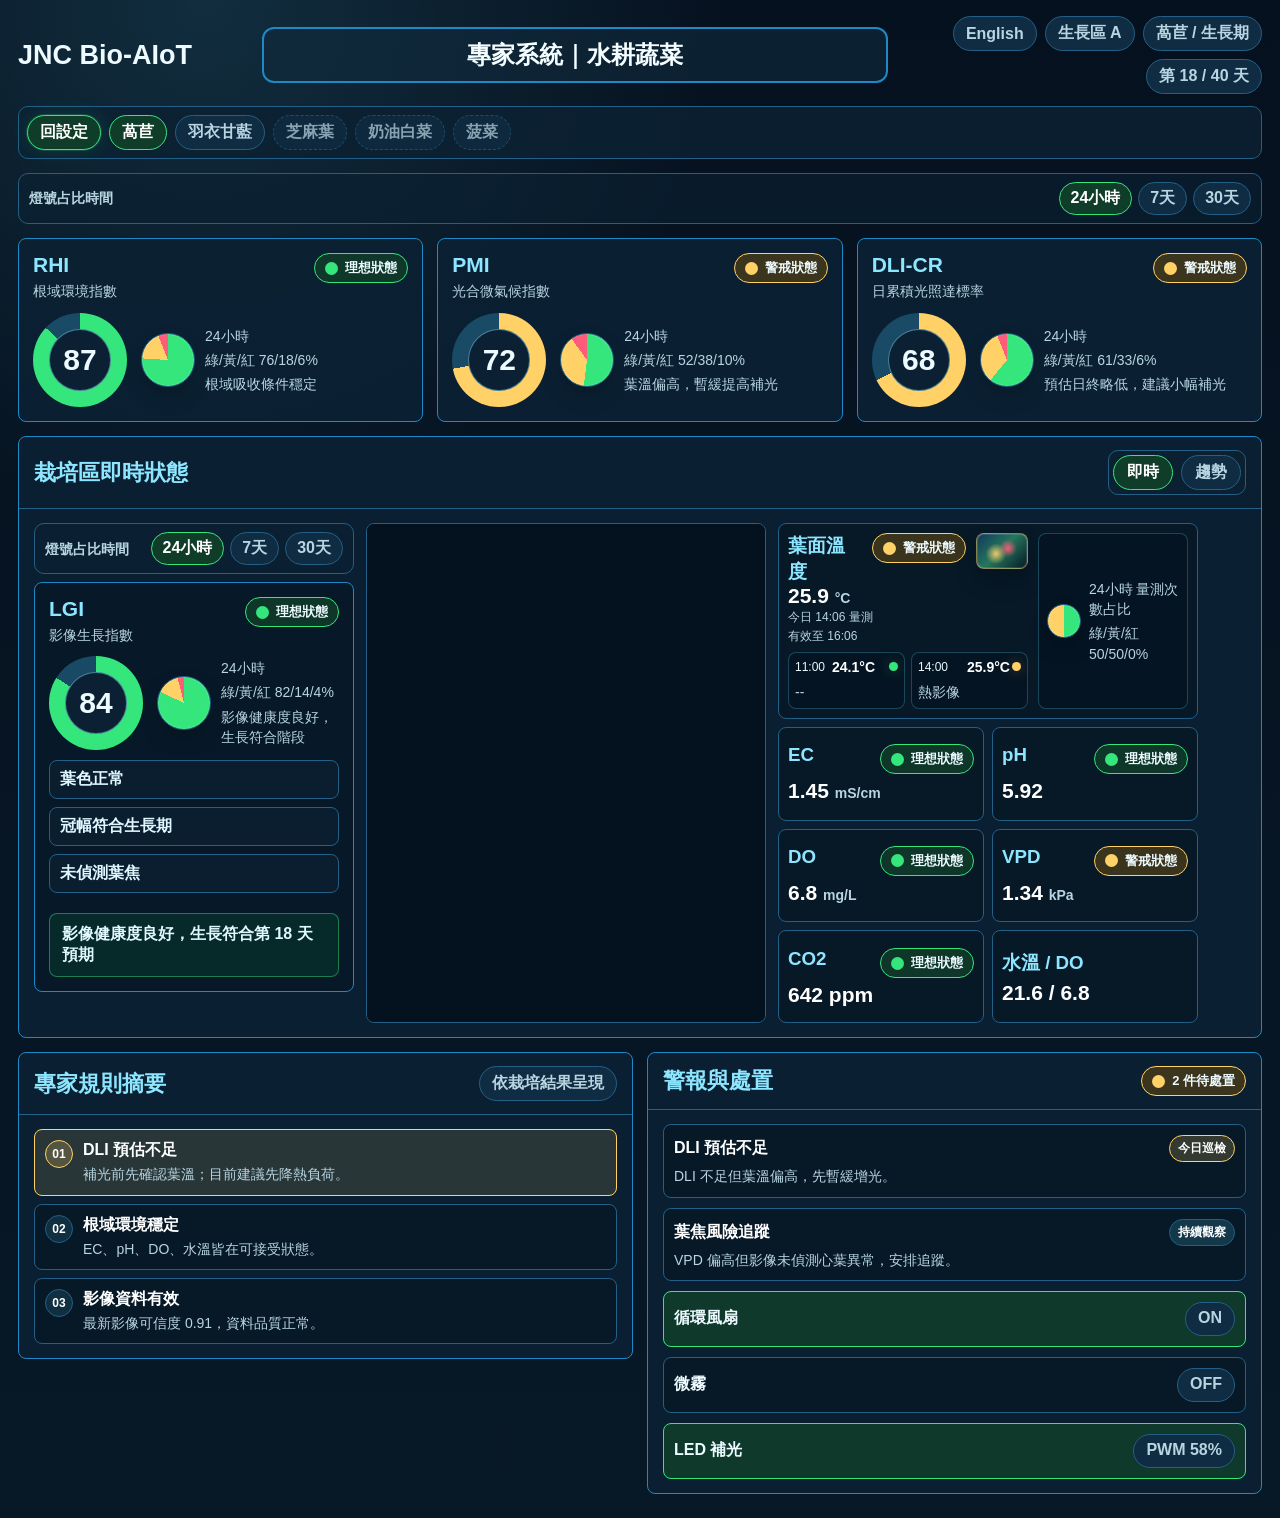
<file: lettuce/desktop/index.html>
<!doctype html>
<html lang="zh-Hant">
<head>
  <meta charset="utf-8">
  <meta name="viewport" content="width=device-width, initial-scale=1">
  <title>專家系統｜水耕蔬菜 - 概念 UI v1</title>
  <style>
    :root {
      --bg: #06111f;
      --panel: #0b2133;
      --panel2: #071827;
      --line: #1e89c5;
      --line-soft: #235f86;
      --text: #edfaff;
      --muted: #b8d5e2;
      --cyan: #55dcff;
      --green: #35e67d;
      --yellow: #ffd166;
      --red: #ff5b7a;
      --leaf: #87d957;
      --water: #45c7f4;
    }
    * { box-sizing: border-box; }
    body {
      margin: 0;
      min-height: 100vh;
      color: var(--text);
      background:
        radial-gradient(circle at 16% 0%, rgba(85, 220, 255, .14), transparent 28%),
        linear-gradient(180deg, #06111f 0%, #071827 100%);
      font-family: "Microsoft JhengHei", "Noto Sans TC", Arial, sans-serif;
    }
    body.splitConcept #deviceBtn { display: none; }
    body.mobilePreview { background: linear-gradient(90deg, #040b13, #071827, #040b13); }
    button { font: inherit; color: inherit; }
    .shell { width: min(1440px, 100%); margin: 0 auto; padding: 16px 18px 24px; }
    body.mobilePreview .shell {
      width: min(390px, calc(100% - 48px));
      min-height: calc(100vh - 24px);
      margin: 12px auto;
      padding: 12px 12px 86px;
      border: 1px solid rgba(85, 220, 255, .38);
      border-radius: 24px;
      background: #07111f;
      box-shadow: 0 24px 80px rgba(0, 0, 0, .42);
      overflow: hidden;
    }
    .top {
      display: grid;
      grid-template-columns: 230px minmax(420px, 1fr) 360px;
      gap: 14px;
      align-items: center;
      margin-bottom: 12px;
    }
    .brand { font-size: 27px; font-weight: 900; }
    .title {
      justify-self: center;
      width: min(760px, 100%);
      border: 2px solid var(--line);
      border-radius: 12px;
      padding: 10px 18px;
      color: #f4fdff;
      text-align: center;
      font-size: 24px;
      font-weight: 900;
      background: rgba(16, 43, 60, .6);
    }
    .meta { display: flex; justify-content: flex-end; gap: 8px; flex-wrap: wrap; }
    .pill, .seg button, .toolButton, .tab, .mobileTab {
      min-height: 34px;
      border: 1px solid var(--line-soft);
      border-radius: 999px;
      padding: 6px 12px;
      color: var(--muted);
      background: #102c43;
      font-weight: 800;
      white-space: nowrap;
    }
    .toolButton, .seg button, .tab, .mobileTab { cursor: pointer; }
    .toolButton.active, .seg button.active, .tab.active, .mobileTab.active {
      color: #fff;
      border-color: var(--green);
      background: #103d2a;
    }
    .seg button.placeholder {
      opacity: .72;
      border-style: dashed;
      cursor: default;
    }
    .seg .settingsShortcut {
      color: #fff;
      border-color: var(--green);
      background: #103d2a;
      box-shadow: 0 0 0 1px rgba(53, 230, 125, .18), 0 0 20px rgba(53, 230, 125, .14);
    }
    .seg {
      display: flex;
      flex-wrap: wrap;
      gap: 8px;
      padding: 8px;
      margin-bottom: 14px;
      border: 1px solid var(--line-soft);
      border-radius: 10px;
      background: rgba(11, 33, 51, .82);
      overflow: visible;
    }
    .viewSeg {
      flex: 0 0 auto;
      margin-bottom: 0;
      padding: 4px;
      overflow: visible;
      white-space: nowrap;
    }
    .viewSeg button {
      min-height: 34px;
      padding: 6px 13px;
    }
    .ratioToolbar {
      display: flex;
      justify-content: space-between;
      align-items: center;
      gap: 10px;
      margin-bottom: 14px;
      padding: 8px 10px;
      border: 1px solid var(--line-soft);
      border-radius: 10px;
      background: rgba(11, 33, 51, .62);
    }
    .ratioToolbar .muted { font-weight: 800; }
    .windowSwitch { display: flex; gap: 6px; overflow-x: auto; }
    .windowSwitch button { min-height: 32px; border: 1px solid var(--line-soft); border-radius: 999px; padding: 5px 11px; color: var(--muted); background: #102c43; font-weight: 800; white-space: nowrap; cursor: pointer; }
    .windowSwitch button.active { color: #fff; border-color: var(--green); background: #103d2a; }
    .grid { display: grid; gap: 14px; }
    .overview { grid-template-columns: repeat(3, minmax(0, 1fr)); }
    .main { grid-template-columns: 1fr; align-items: stretch; }
    .bottomGrid { grid-template-columns: minmax(0, 1fr) minmax(0, 1fr); align-items: start; margin-top: 14px; }
    .panel, .card {
      min-width: 0;
      border: 1px solid var(--line);
      border-radius: 8px;
      background: rgba(11, 33, 51, .95);
      overflow: hidden;
    }
    .card { padding: 14px; display: grid; gap: 12px; }
    .panelHead {
      display: flex;
      justify-content: space-between;
      gap: 12px;
      align-items: center;
      padding: 13px 15px;
      border-bottom: 1px solid var(--line-soft);
    }
    .panelHead h2 {
      min-width: 0;
      font-size: clamp(18px, 1.7vw, 24px);
      line-height: 1.2;
      white-space: nowrap;
    }
    .panelHead .light,
    .panelHead .pill {
      flex: 0 0 auto;
    }
    .panelBody { padding: 14px 15px; }
    h1, h2, h3, p { margin: 0; }
    h2, h3 { color: #8de6ff; letter-spacing: 0; }
    .muted { color: var(--muted); font-size: 14px; line-height: 1.45; }
    .indexCard .head, .paramCard .head {
      display: flex;
      justify-content: space-between;
      gap: 10px;
      align-items: flex-start;
    }
    .indexName { display: grid; gap: 4px; min-width: 0; }
    .indexName strong { color: #8de6ff; font-size: 21px; }
    .light {
      display: inline-flex;
      align-items: center;
      gap: 7px;
      width: fit-content;
      max-width: 100%;
      flex-shrink: 0;
      min-height: 30px;
      border: 1px solid var(--line-soft);
      border-radius: 999px;
      padding: 5px 10px;
      font-size: 13px;
      font-weight: 900;
    }
    .dot { width: 13px; height: 13px; border-radius: 50%; display: inline-block; background: var(--green); }
    .green { border-color: var(--green); background: rgba(16, 61, 42, .82); }
    .yellow { border-color: var(--yellow); background: rgba(66, 56, 27, .88); }
    .red { border-color: var(--red); background: rgba(61, 20, 34, .88); }
    .yellow .dot { background: var(--yellow); }
    .red .dot { background: var(--red); }
    .scoreRow { display: grid; grid-template-columns: 94px minmax(0, 1fr); gap: 14px; align-items: center; }
    .ring {
      --pct: 88%;
      --ring: var(--green);
      width: 94px;
      aspect-ratio: 1;
      border-radius: 50%;
      display: grid;
      place-items: center;
      position: relative;
      background: conic-gradient(var(--ring) var(--pct), rgba(25, 77, 105, .95) 0);
    }
    .ring::after {
      content: "";
      position: absolute;
      inset: 16px;
      border-radius: 50%;
      background: var(--panel);
      border: 1px solid rgba(141, 230, 255, .48);
    }
    .ring b { position: relative; z-index: 1; font-size: 30px; line-height: 1; }
    .ring.yellowRing { --ring: var(--yellow); }
    .ring.redRing { --ring: var(--red); }
    .ratio { display: grid; gap: 7px; }
    .ratioWrap {
      display: grid;
      grid-template-columns: 54px minmax(0, 1fr);
      gap: 10px;
      align-items: center;
    }
    .ratioPie {
      width: 54px;
      aspect-ratio: 1;
      border-radius: 50%;
      border: 1px solid var(--line-soft);
      background: conic-gradient(
        var(--green) 0deg var(--green-deg),
        var(--yellow) var(--green-deg) var(--yellow-deg),
        var(--red) var(--yellow-deg) 360deg
      );
      box-shadow: inset 0 0 0 1px rgba(255,255,255,.12), 0 10px 20px rgba(0,0,0,.18);
    }
    .ratioText {
      min-width: 0;
      display: grid;
      gap: 4px;
    }
    .paramGrid { grid-template-columns: repeat(5, minmax(0, 1fr)); }
    .liveReadings { display: grid; grid-template-columns: repeat(2, minmax(0, 1fr)); grid-template-rows: auto repeat(3, minmax(0, 1fr)); gap: 8px; align-content: stretch; height: 100%; }
    .paramCard {
      padding: 9px;
      display: grid;
      gap: 6px;
      align-content: center;
      background: var(--panel2);
      border: 1px solid var(--line-soft);
      border-radius: 8px;
    }
    .paramValue { font-size: 21px; font-weight: 900; color: #fff; line-height: 1; }
    .leafTempCard { grid-column: 1 / -1; align-content: start; gap: 8px; min-height: 132px; }
    .leafTempTop { display: grid; grid-template-columns: minmax(0, 1fr) auto; gap: 10px; align-items: start; }
    .leafTempBody { display: grid; grid-template-columns: minmax(230px, 1fr) 150px; gap: 10px; align-items: stretch; }
    .leafTempMain { display: grid; gap: 8px; min-width: 0; }
    .leafMeta { display: grid; gap: 3px; color: var(--muted); font-size: 12px; line-height: 1.35; }
    .measureRows { display: grid; grid-template-columns: repeat(2, minmax(0, 1fr)); gap: 6px; }
    .measureRow { display: grid; grid-template-columns: auto minmax(0, 1fr) auto; gap: 7px; align-items: center; min-width: 0; border: 1px solid rgba(85, 220, 255, .25); border-radius: 8px; padding: 6px; background: rgba(4, 17, 30, .42); font-size: 12px; }
    .measureRow strong { color: #fff; font-size: 14px; }
    .miniDot { width: 9px; height: 9px; border-radius: 50%; background: var(--green); box-shadow: 0 0 14px rgba(53,230,125,.34); }
    .miniDot.yellow { background: var(--yellow); box-shadow: 0 0 14px rgba(255,209,102,.34); }
    .miniDot.red { background: var(--red); box-shadow: 0 0 14px rgba(255,91,122,.34); }
    .thermalThumb { width: 52px; height: 36px; border-radius: 8px; border: 1px solid rgba(255, 209, 102, .48); background: radial-gradient(circle at 62% 42%, rgba(255,91,122,.95), transparent 24%), radial-gradient(circle at 38% 58%, rgba(255,209,102,.9), transparent 28%), linear-gradient(135deg, #11395d, #26765c 48%, #061827); box-shadow: inset 0 0 0 1px rgba(255,255,255,.12), 0 12px 22px rgba(0,0,0,.2); }
    .leafTempRatio { display: grid; grid-template-columns: 34px minmax(0, 1fr); gap: 8px; align-items: center; align-content: center; border: 1px solid rgba(85, 220, 255, .25); border-radius: 8px; padding: 8px; background: rgba(4,17,30,.35); }
    .leafTempRatio .ratioPie { width: 34px; }
    .chartGrid { grid-template-columns: repeat(2, minmax(0, 1fr)); }
    .chart {
      width: 100%;
      height: 230px;
      display: block;
      border: 1px solid var(--line-soft);
      border-radius: 8px;
      background: var(--panel2);
    }
    .chart.hidden { display: none; }
    .leafTempTrend { min-height: 230px; border: 1px solid var(--line-soft); border-radius: 8px; padding: 12px; background: var(--panel2); display: grid; gap: 10px; align-content: start; }
    .leafTempTrend.hidden { display: none; }
    .recordGrid { display: grid; grid-template-columns: repeat(2, minmax(0, 1fr)); gap: 8px; }
    .dotHistory { display: grid; grid-template-columns: repeat(7, minmax(0, 1fr)); gap: 6px; }
    .dayDot { display: grid; place-items: center; min-height: 34px; border: 1px solid rgba(85,220,255,.25); border-radius: 8px; background: rgba(4,17,30,.38); color: #dff8ff; font-size: 12px; font-weight: 800; }
    .cultivationLayout { display: grid; grid-template-columns: 320px 400px 420px; gap: 12px; align-items: stretch; justify-content: start; }
    .imageColumn { min-width: 0; display: flex; justify-content: flex-start; }
    .lgiColumn { min-width: 0; display: grid; gap: 8px; align-content: start; }
    .lgiRatioToolbar { margin-bottom: 0; }
    .lgiPanel { display: grid; gap: 10px; align-content: start; background: rgba(7, 24, 39, .86); }
    .lgiPanel .visionSummary { grid-template-columns: 1fr; margin-top: 0; }
    .scene {
      width: min(100%, 400px);
      height: auto;
      min-height: 0;
      aspect-ratio: 4 / 5;
      margin: 0;
      border: 1px solid var(--line-soft);
      border-radius: 8px;
      background: #04111e;
      position: relative;
      overflow: hidden;
    }
    .scanVideo {
      position: absolute;
      inset: 0;
      width: 100%;
      height: 100%;
      object-fit: contain;
      opacity: .96;
      filter: saturate(1.08) contrast(1.04);
    }
    .scanVideoFill {
      display: none;
      object-fit: contain;
      opacity: .38;
      filter: blur(24px) saturate(1.16) contrast(1.05);
      transform: scale(1.08);
    }
    .scanVideoMain {
      object-fit: contain;
      object-position: center;
      z-index: 1;
      filter: saturate(1.08) contrast(1.04)
        drop-shadow(0 0 24px rgba(69, 199, 244, .16));
    }
    .scene::after {
      content: "";
      position: absolute;
      z-index: 1;
      inset: 0;
      pointer-events: none;
      background:
        radial-gradient(circle at 50% 50%, transparent 55%, rgba(4, 17, 30, .28) 76%, rgba(4, 17, 30, .58) 100%),
        linear-gradient(90deg, rgba(4, 17, 30, .28), transparent 24%, transparent 76%, rgba(4, 17, 30, .28));
    }
    .node {
      position: absolute;
      z-index: 2;
      display: grid;
      gap: 3px;
      min-width: 106px;
      border: 1px solid rgba(85, 220, 255, .52);
      border-radius: 8px;
      padding: 7px 8px;
      color: var(--muted);
      background: rgba(11, 33, 51, .76);
      backdrop-filter: blur(7px);
      font-size: 12px;
    }
    .node strong { color: #fff; font-size: 15px; }
    .n1 { right: 132px; top: 96px; }
    .n2 { right: 18px; bottom: 92px; }
    .n3 { left: 18px; bottom: 92px; }
    .n4 { left: 18px; bottom: 24px; }
    .n5 { left: 50%; bottom: 24px; transform: translateX(-50%); }
    .sideList { display: grid; gap: 10px; }
    .visionSummary { display: grid; grid-template-columns: repeat(3, minmax(0, 1fr)); gap: 8px; margin-top: 10px; }
    .visionSummary span { border: 1px solid var(--line-soft); border-radius: 8px; padding: 8px 10px; color: #dff8ff; background: rgba(11, 33, 51, .78); font-weight: 800; }
    .growthFusionNote {
      margin-top: 10px;
      border: 1px solid rgba(53, 230, 125, .45);
      border-radius: 8px;
      padding: 10px 12px;
      color: #dff8ff;
      background: rgba(8, 63, 44, .44);
      font-weight: 800;
    }
    .trendToolbar {
      display: flex;
      justify-content: flex-end;
      align-items: center;
      gap: 10px;
      margin-bottom: 12px;
    }
    .trendSelectorGrid {
      display: grid;
      grid-template-columns: repeat(2, minmax(0, 1fr));
      gap: 14px;
      margin-bottom: 12px;
    }
    .trendSelectorGrid .trendToolbar { margin-bottom: 0; }
    .trendToolbar label { color: var(--muted); font-weight: 800; }
    .trendToolbar select {
      min-height: 36px;
      border: 1px solid var(--line-soft);
      border-radius: 999px;
      padding: 6px 14px;
      color: var(--text);
      background: #102c43;
      font: inherit;
      font-weight: 800;
    }
    .item {
      display: grid;
      gap: 4px;
      border: 1px solid var(--line-soft);
      border-radius: 8px;
      background: var(--panel2);
      padding: 10px;
    }
    .item strong { color: #fff; }
    .itemHead { display: flex; justify-content: space-between; align-items: center; gap: 8px; }
    .tier { border: 1px solid var(--line-soft); border-radius: 999px; padding: 4px 8px; color: #fff; font-size: 12px; font-weight: 900; white-space: nowrap; }
    .tier.observe { background: rgba(85, 220, 255, .16); }
    .tier.today { border-color: var(--yellow); background: rgba(255, 209, 102, .18); }
    .tier.now { border-color: var(--red); background: rgba(255, 91, 122, .18); }
    .deviceRow { display: grid; grid-template-columns: minmax(0, 1fr) auto; gap: 10px; align-items: center; border: 1px solid var(--line-soft); border-radius: 8px; padding: 10px; background: var(--panel2); }
    .deviceRow.on { border-color: var(--green); background: #0f3a2b; }
    .ruleGrid { grid-template-columns: 1fr; gap: 8px; }
    .ruleCard { display: grid; grid-template-columns: auto minmax(0, 1fr); gap: 10px; align-items: start; border: 1px solid var(--line-soft); border-radius: 8px; padding: 10px; background: var(--panel2); }
    .ruleCard.warn { border-color: var(--yellow); background: rgba(255, 209, 102, .12); }
    .ruleCard strong { color: #fff; display: block; margin-bottom: 3px; }
    .ruleBadge { display: grid; place-items: center; width: 28px; height: 28px; border-radius: 999px; border: 1px solid var(--line-soft); color: #fff; font-size: 12px; font-weight: 900; background: rgba(85, 220, 255, .12); }
    .ruleCard.warn .ruleBadge { border-color: var(--yellow); background: rgba(255, 209, 102, .2); }
    .mobileLiveAlerts { display: none !important; }
    .hidden { display: none !important; }
    .mobileOnlyPanel { display: none; margin-top: 14px; }
    .mobileTabs { display: none; }
    body.mobilePreview [data-mobile-panel] { display: none; }
    body.mobilePreview [data-mobile-panel].mobileActive { display: grid; }
    body.mobilePreview .panel.mobileActive { display: block; }
    body.mobilePreview .mobileOnlyPanel.mobileActive { display: block; }
    body.mobilePreview .mobileOnlyPanel .liveReadings { height: auto; }
    body.mobilePreview .cultivationLayout > .liveReadings { display: none; }
    body.mobilePreview .mobileLiveAlerts { display: grid !important; gap: 8px; }
    body.mobilePreview .bottomGrid .panelHead { display: flex; align-items: center; justify-content: space-between; align-content: flex-start; flex-wrap: wrap; gap: 8px; }
    body.mobilePreview[data-mobile-panel="rules"] .bottomGrid { grid-template-columns: 1fr; gap: 10px; width: 100%; }
    body.mobilePreview[data-mobile-panel="rules"] .bottomGrid .panelHead { min-height: 80px; padding: 12px; }
    body.mobilePreview[data-mobile-panel="rules"] .bottomGrid .panelHead h2 { flex: 1 0 100%; font-size: 20px; }
    body.mobilePreview[data-mobile-panel="rules"] #rulesTitle { font-size: 18px; white-space: nowrap; line-height: 1.2; }
    body.mobilePreview[data-mobile-panel="rules"] #rulesPill { min-height: 28px; padding: 4px 8px; font-size: 12px; }
    body.mobilePreview[data-mobile-panel="rules"] #alertCount { font-size: 12px; }
    body.mobilePreview[data-mobile-panel="rules"] .ruleGrid { gap: 10px; padding: 12px; }
    body.mobilePreview[data-mobile-panel="rules"] .ruleCard { grid-template-columns: 1fr; gap: 8px; padding: 12px; }
    body.mobilePreview[data-mobile-panel="rules"] .ruleBadge { width: max-content; min-width: 30px; height: 26px; padding: 0 8px; }
    body.mobilePreview[data-mobile-panel="rules"] .ruleCard strong { font-size: 18px; line-height: 1.25; margin-bottom: 4px; }
    body.mobilePreview[data-mobile-panel="rules"] .ruleCard .muted { font-size: 15px; line-height: 1.55; }
    body.mobilePreview .mobileTabs {
      position: fixed;
      left: 50%;
      bottom: 12px;
      z-index: 20;
      width: min(360px, calc(100% - 72px));
      transform: translateX(-50%);
      display: grid;
      grid-template-columns: repeat(4, 1fr);
      gap: 6px;
      padding: 8px;
      border: 1px solid rgba(85, 220, 255, .36);
      border-radius: 18px;
      background: rgba(7, 17, 31, .96);
      box-shadow: 0 16px 42px rgba(0, 0, 0, .42);
      backdrop-filter: blur(12px);
    }
    .mobileTab { min-height: 46px; border-radius: 12px; font-size: 12px; padding: 4px; }
    body.mobilePreview .top,
    body.mobilePreview .overview,
    body.mobilePreview .main,
    body.mobilePreview .chartGrid,
    body.mobilePreview .trendSelectorGrid,
    body.mobilePreview .ruleGrid { grid-template-columns: 1fr; }
    body.mobilePreview .top { gap: 10px; }
    body.mobilePreview .top > *, body.mobilePreview .panel, body.mobilePreview .card, body.mobilePreview .paramCard { min-width: 0; }
    body.mobilePreview .brand { font-size: 21px; }
    body.mobilePreview .title { font-size: 18px; padding: 9px 12px; }
    body.mobilePreview .meta { justify-content: flex-start; }
    body.mobilePreview .ratioToolbar { align-items: stretch; flex-direction: column; }
    body.mobilePreview .paramGrid, body.mobilePreview .liveReadings { grid-template-columns: 1fr; }
    body.mobilePreview .cultivationLayout { grid-template-columns: 1fr; }
    body.mobilePreview .imageColumn { order: 1; }
    body.mobilePreview .lgiColumn { order: 2; }
    body.mobilePreview .mobileLiveAlerts { order: 3; }
    body.mobilePreview .scoreRow { grid-template-columns: 82px 1fr; }
    body.mobilePreview .ring { width: 82px; }
    body.mobilePreview .ring b { font-size: 25px; }
    body.mobilePreview .ratioWrap { grid-template-columns: 48px minmax(0, 1fr); }
    body.mobilePreview .ratioPie { width: 48px; }
    body.mobilePreview .leafTempBody { grid-template-columns: 1fr; }
    body.mobilePreview .leafTempRatio { grid-template-columns: 46px minmax(0, 1fr); column-gap: 14px; width: 100%; }
    body.mobilePreview .leafTempRatio .ratioPie { width: 46px; }
    body.mobilePreview .leafTempTrend .measureRow {
      grid-template-columns: auto minmax(0, 1fr);
      gap: 4px 6px;
      align-items: start;
    }
    body.mobilePreview .leafTempTrend .measureRow .light {
      grid-column: 1 / -1;
      justify-self: start;
      min-height: 24px;
      padding: 3px 7px;
      font-size: 11px;
      line-height: 1;
    }
    body.mobilePreview .leafTempTrend .measureRow .dot { width: 8px; height: 8px; }
    body.mobilePreview .scene { height: auto; min-height: 0; aspect-ratio: 4 / 5; }
    body.mobilePreview .node { min-width: 96px; font-size: 12px; padding: 7px; }
    body.mobilePreview .node strong { font-size: 14px; }
    body.mobilePreview .n1 { right: 14px; top: 96px; }
    body.mobilePreview .n4 { left: 14px; bottom: 86px; }
    body.mobilePreview .n5 { left: 50%; bottom: 18px; }
    body.mobilePreview .visionSummary { grid-template-columns: 1fr; }
    @media (max-width: 1120px) {
      .top, .overview, .main, .bottomGrid, .cultivationLayout, .chartGrid, .trendSelectorGrid, .ruleGrid { grid-template-columns: 1fr; }
      body.mobilePreview[data-mobile-panel="rules"] .bottomGrid { grid-template-columns: 1fr; }
      .top > *, .panel, .card, .paramCard, .ratioToolbar { min-width: 0; }
      .paramGrid { grid-template-columns: repeat(2, minmax(0, 1fr)); }
      .meta { justify-content: flex-start; }
      .ratioToolbar { flex-wrap: wrap; gap: 8px; }
      .scene { height: auto; min-height: 0; aspect-ratio: 4 / 5; }
    }
    @media (max-width: 640px) {
      .shell { padding: 12px; overflow-x: hidden; }
      .windowSwitch { flex-wrap: wrap; }
      .leafTempBody { grid-template-columns: 1fr; }
      .pill, .seg button, .toolButton, .tab, .mobileTab { padding-left: 10px; padding-right: 10px; }
      .light { font-size: 12px; padding-left: 8px; padding-right: 8px; }
      .title { font-size: 19px; }
      .indexCard .head, .paramCard .head { display: grid; grid-template-columns: 1fr; justify-items: start; }
      .brand { font-size: 22px; }
      .paramGrid { grid-template-columns: 1fr; }
      .scene { height: auto; min-height: 0; aspect-ratio: 4 / 5; }
    }
  </style>
</head>
<body class="splitConcept">
  <main class="shell">
    <header class="top">
      <div class="brand">JNC Bio-AIoT</div>
      <h1 class="title" id="title"></h1>
      <div class="meta">
        <button class="toolButton" id="langBtn" type="button"></button>
        <button class="toolButton" id="deviceBtn" type="button"></button>
        <span class="pill" id="zonePill"></span>
        <span class="pill" id="cropPill"></span>
        <span class="pill" id="dapPill"></span>
      </div>
    </header>

    <nav class="seg" aria-label="crop and page mode">
      <button class="settingsShortcut" id="settingsBtn" type="button"></button>
      <button class="active" type="button" data-crop="lettuce"></button>
      <button type="button" data-crop="kale"></button>
      <button class="placeholder" type="button" data-placeholder-crop="arugula" aria-disabled="true"></button>
      <button class="placeholder" type="button" data-placeholder-crop="bokchoy" aria-disabled="true"></button>
      <button class="placeholder" type="button" data-placeholder-crop="spinach" aria-disabled="true"></button>
    </nav>

    <div class="ratioToolbar indicesRatioToolbar" data-mobile-panel="indices">
      <span class="muted ratioWindowLabel"></span>
      <div class="windowSwitch" aria-label="light ratio time window">
        <button class="active" type="button" data-ratio-window="24hr"></button>
        <button type="button" data-ratio-window="7d"></button>
        <button type="button" data-ratio-window="30d"></button>
      </div>
    </div>

    <section class="grid overview" id="indices" data-mobile-panel="indices"></section>

    <section class="grid main mobileActive" style="margin-top:14px;" data-mobile-panel="livePanel">
      <article class="panel">
        <div class="panelHead">
          <h2 id="sceneTitle"></h2>
          <div class="seg viewSeg" aria-label="live and trend view">
            <button class="active" type="button" data-view="live"></button>
            <button type="button" data-view="trend"></button>
          </div>
        </div>
        <div class="panelBody" id="liveView">
          <div class="cultivationLayout">
            <div class="lgiColumn">
              <div class="ratioToolbar lgiRatioToolbar">
                <span class="muted ratioWindowLabel"></span>
                <div class="windowSwitch" aria-label="light ratio time window">
                  <button class="active" type="button" data-ratio-window="24hr"></button>
                  <button type="button" data-ratio-window="7d"></button>
                  <button type="button" data-ratio-window="30d"></button>
                </div>
              </div>
              <article class="card indexCard lgiPanel" id="lgiCard"></article>
            </div>
            <div class="imageColumn">
              <div class="scene" id="scene">
                <video class="scanVideo scanVideoFill" id="scanVideoFill" autoplay muted loop playsinline preload="metadata" aria-hidden="true"></video>
                <video class="scanVideo scanVideoMain" id="scanVideo" autoplay muted loop playsinline preload="metadata"></video>
              </div>
            </div>
            <div class="liveReadings" id="liveReadings"></div>
          </div>
        </div>
        <div class="panelBody hidden" id="trendView">
          <div class="trendSelectorGrid">
            <div class="trendToolbar">
              <label for="paramTrendSelect" id="paramTrendLabel"></label>
              <select id="paramTrendSelect">
                <option value="EC">EC</option>
                <option value="pH">pH</option>
                <option value="DO">DO</option>
                <option value="VPD">VPD</option>
                <option value="DLI">DLI</option>
                <option value="leafTemp"></option>
              </select>
            </div>
            <div class="trendToolbar">
              <label for="indexTrendSelect" id="indexTrendLabel"></label>
              <select id="indexTrendSelect">
                <option value="RHI">RHI</option>
                <option value="PMI">PMI</option>
                <option value="DLI-CR">DLI-CR</option>
                <option value="LGI">LGI</option>
              </select>
            </div>
          </div>
          <div class="grid chartGrid">
            <section class="leafTempTrend hidden" id="leafTempTrend"></section>
            <canvas class="chart" data-chart="param"></canvas>
            <canvas class="chart" data-chart="index"></canvas>
          </div>
        </div>
      </article>
    </section>

    <section class="panel mobileOnlyPanel" data-mobile-panel="params">
      <div class="panelHead"><h2 id="mobileParamsTitle"></h2></div>
      <div class="panelBody liveReadings" id="mobileReadings"></div>
    </section>

    <section class="grid bottomGrid" data-mobile-panel="rules">
      <section class="panel">
        <div class="panelHead"><h2 id="rulesTitle"></h2><span class="pill" id="rulesPill"></span></div>
        <div class="panelBody grid ruleGrid" id="rules"></div>
      </section>
      <section class="panel">
        <div class="panelHead"><h2 id="alertTitle"></h2><span class="light yellow"><i class="dot"></i><span id="alertCount"></span></span></div>
        <div class="panelBody sideList" id="alerts"></div>
      </section>
    </section>

    <nav class="mobileTabs">
      <button class="mobileTab active" type="button" data-mobile-tab="livePanel"></button>
      <button class="mobileTab" type="button" data-mobile-tab="indices"></button>
      <button class="mobileTab" type="button" data-mobile-tab="params"></button>
      <button class="mobileTab" type="button" data-mobile-tab="rules"></button>
    </nav>
  </main>

  <script>
    (function () {
      var lang = "zh";
      var cropKey = "lettuce";
      var view = "live";
      var ratioWindow = "24hr";
      var mobilePanel = "livePanel";
      var selectedParamTrend = "EC";
      var selectedIndexTrend = "RHI";
      var i18n = {
        zh: {
          title: "專家系統｜水耕蔬菜",
          lang: "English",
          mobile: "手機 UI",
          desktop: "桌機 UI",
          settings: "回設定",
          lettuce: "萵苣",
          kale: "羽衣甘藍",
          arugula: "芝麻葉",
          bokchoy: "奶油白菜",
          spinach: "菠菜",
          lettuceMode: "萵苣",
          kaleMode: "羽衣甘藍",
          live: "即時",
          trend: "趨勢",
          indexTrend: "整合指標",
          zone: "生長區 A",
          stage: "生長期",
          paramTitle: "參數即時讀值",
          mobileParamsTitle: "參數即時讀值",
          threshold: "已套用客戶門檻：EC / VPD",
          sceneTitle: "栽培區即時狀態",
          alertTitle: "警報與處置",
          rulesTitle: "專家規則摘要",
          rulesPill: "依栽培結果呈現",
          waterNode: "水溫 / DO",
          green: "綠燈",
          yellow: "黃燈",
          red: "紅燈",
          statusIdeal: "理想狀態",
          statusWarning: "警戒狀態",
          statusDanger: "危險狀態",
          ratioWindowLabel: "燈號占比時間",
          window24hr: "24小時",
          window7d: "7天",
          window30d: "30天",
          ratioSuffix: "占比：",
          ratioLights: "綠/黃/紅",
          rhiSub: "根域環境指數",
          pmiSub: "光合微氣候指數",
          dliSub: "日累積光照達標率",
          lgiSub: "影像生長指數",
          ok: "穩定",
          warn: "注意",
          ecAdvice: "EC 穩定，維持目前養液濃度",
          phAdvice: "pH 穩定，暫不需酸鹼修正",
          doAdvice: "溶氧充足，維持循環與曝氣",
          vpdAdvice: "VPD 略低，注意冠層蒸散",
          dliAdvice: "今日光量接近目標，持續追蹤",
          rhiAdvice: "根域吸收條件穩定",
          pmiAdvice: "濕度偏高，優先維持空氣流動",
          dliWarn: "預估日終略低，建議小幅補光",
          lgiOk: "影像健康度良好，生長符合階段",
          growthFusionNote: "影像健康度良好，生長符合第 {day} 天預期",
          alertDli: "建立 LED PWM 控制請求，需確認熱負荷。",
          alertTipburn: "VPD 偏高但影像未偵測心葉異常，安排追蹤。",
          alertKale: "捲曲度略低但 DLI 已達標，不增加 LED。",
          alertCountText: "2 件待處置",
          lettuceAlertTitle: "葉焦風險追蹤",
          kaleAlertTitle: "葉形發展提醒",
          tierObserve: "持續觀察",
          tierToday: "今日巡檢",
          tierNow: "立即處理",
          fan: "循環風扇",
          fog: "微霧",
          led: "LED 補光",
          rule1: "DLI 預估不足",
          rule2: "根域環境穩定",
          rule3: "影像資料有效",
          rule1Text: "補光前先檢查 VPD 與溫度。",
          rule2Text: "EC、pH、DO、水溫皆在可接受狀態。",
          rule3Text: "最新影像可信度 0.91，資料品質正常。",
          visionLettuce1: "葉色正常",
          visionLettuce2: "冠幅符合生長期",
          visionLettuce3: "未偵測葉焦",
          visionKale1: "葉色穩定",
          visionKale2: "葉形發展略慢",
          visionKale3: "未見明顯蟲害",
          tabIndex: "指標",
          tabParam: "參數",
          tabLive: "現況",
          tabRules: "規則",
          ideal: "理想",
          realtime: "即時",
          forecast: "預測",
          leafTempLabel: "葉面溫度",
          latestMeasurement: "最近量測",
          validUntil: "有效至",
          todayRecords: "今日量測紀錄",
          sevenDayRecords: "近 7 天量測",
          countRatio: "量測次數占比",
          thermalImage: "熱影像",
          measuredAt: "今日 {time} 量測",
          noCurve: "每日 11:00 / 14:00 量測紀錄",
          missing: "待量測",
          expired: "資料過期",
          leafTempAdviceHot: "葉溫偏高，暫緩提高補光",
          leafTempAdviceOk: "葉溫有效，可依 DLI 補光",
          leafTempDliHot: "DLI 不足但葉溫偏高，先暫緩增光。",
          leafTempDliOk: "DLI 條件正常，葉溫證據有效。",
          leafTempRuleHot: "補光前先確認葉溫；目前建議先降熱負荷。",
          leafTempRuleOk: "葉溫量測有效，補光策略可維持小幅調整。"
        },
        en: {
          title: "Expert System | Hydroponic Vegetables",
          lang: "中文",
          mobile: "Mobile UI",
          desktop: "Desktop UI",
          settings: "Settings",
          lettuce: "Lettuce",
          kale: "Kale",
          arugula: "Arugula",
          bokchoy: "Baby bok choy",
          spinach: "Spinach",
          lettuceMode: "Lettuce",
          kaleMode: "Kale",
          live: "Live",
          trend: "Trend",
          indexTrend: "Integrated Index",
          zone: "Zone A",
          stage: "Vegetative",
          paramTitle: "Live Parameter Readings",
          mobileParamsTitle: "Live Parameter Readings",
          threshold: "Customer thresholds applied: EC / VPD",
          sceneTitle: "Cultivation Zone Live State",
          alertTitle: "Alerts and Actions",
          rulesTitle: "Expert Rule Summary",
          rulesPill: "Cultivation conclusions",
          waterNode: "Water temp / DO",
          green: "Green",
          yellow: "Yellow",
          red: "Red",
          statusIdeal: "Ideal",
          statusWarning: "Warning",
          statusDanger: "Danger",
          ratioWindowLabel: "Light ratio window",
          window24hr: "24hr",
          window7d: "7d",
          window30d: "30d",
          ratioSuffix: "ratio:",
          ratioLights: "G/Y/R",
          rhiSub: "Root-zone Health",
          pmiSub: "Microclimate",
          dliSub: "Light Completion",
          lgiSub: "Vision Growth Index",
          ok: "Stable",
          warn: "Caution",
          ecAdvice: "EC is stable; keep nutrient strength",
          phAdvice: "pH is stable; no dosing needed",
          doAdvice: "DO is sufficient; keep circulation",
          vpdAdvice: "VPD is slightly low; watch transpiration",
          dliAdvice: "Daily light is near target; keep tracking",
          rhiAdvice: "Root-zone uptake is stable",
          pmiAdvice: "Humidity is high; maintain airflow",
          dliWarn: "Projected day-end DLI is low; small supplement advised",
          lgiOk: "Vision health is good; growth matches stage",
          growthFusionNote: "Vision health is good; growth matches day {day} expectation",
          alertDli: "Create LED PWM request; verify heat load.",
          alertTipburn: "VPD is high; no visible tipburn yet, schedule follow-up.",
          alertKale: "Frilliness is low but DLI met; do not increase LED.",
          alertCountText: "2 actions",
          lettuceAlertTitle: "Tipburn follow-up",
          kaleAlertTitle: "Leaf-shape reminder",
          tierObserve: "Observe",
          tierToday: "Inspect today",
          tierNow: "Act now",
          fan: "Circulation fan",
          fog: "Fogging",
          led: "LED light",
          rule1: "DLI shortfall projected",
          rule2: "Root-zone stable",
          rule3: "Vision data valid",
          rule1Text: "Check VPD and temperature before lighting.",
          rule2Text: "EC, pH, DO and water temp are acceptable.",
          rule3Text: "Latest image confidence 0.91; no degraded mode.",
          visionLettuce1: "Leaf color normal",
          visionLettuce2: "Canopy matches stage",
          visionLettuce3: "No tipburn detected",
          visionKale1: "Leaf color stable",
          visionKale2: "Leaf shape slightly slow",
          visionKale3: "No clear pest damage",
          tabIndex: "Index",
          tabParam: "Params",
          tabLive: "Live",
          tabRules: "Rules",
          ideal: "Ideal",
          realtime: "Realtime",
          forecast: "Forecast",
          leafTempLabel: "Leaf temperature",
          latestMeasurement: "Latest measurement",
          validUntil: "Valid until",
          todayRecords: "Today's records",
          sevenDayRecords: "Last 7 days",
          countRatio: "Measurement count ratio",
          thermalImage: "Thermal image",
          measuredAt: "Measured today {time}",
          noCurve: "11:00 / 14:00 measurement records",
          missing: "Due",
          expired: "Expired",
          leafTempAdviceHot: "Leaf temperature is high; defer extra lighting",
          leafTempAdviceOk: "Leaf temperature valid; DLI lighting allowed",
          leafTempDliHot: "DLI is short but leaf temperature is high; defer lighting increase.",
          leafTempDliOk: "DLI condition is normal; leaf-temperature evidence is valid.",
          leafTempRuleHot: "Confirm leaf temperature before lighting; reduce heat load first.",
          leafTempRuleOk: "Leaf-temperature reading is valid; keep small lighting adjustments."
        }
      };
      var crops = {
        lettuce: {
          color: "lettuce",
          dap: 18,
          index: { RHI: 87, PMI: 72, "DLI-CR": 68, LGI: 84 },
          ratios: {
            "24hr": { RHI: [76,18,6], PMI: [52,38,10], "DLI-CR": [61,33,6], LGI: [82,14,4] },
            "7d": { RHI: [81,15,4], PMI: [60,31,9], "DLI-CR": [68,26,6], LGI: [79,16,5] },
            "30d": { RHI: [84,13,3], PMI: [66,27,7], "DLI-CR": [73,22,5], LGI: [82,14,4] }
          },
          params: [
            ["EC", "1.45", "mS/cm", 92, "custom"],
            ["pH", "5.92", "", 91, "template"],
            ["DO", "6.8", "mg/L", 86, "template"],
            ["VPD", "1.34", "kPa", 72, "custom"],
            ["DLI", "9.8", "mol", 68, "template"]
          ],
          leafTemp: {
            value: "25.9", unit: "°C", score: 72, measuredAt: "14:06", validUntil: "16:06", thermal: true,
            ratios: { "24hr": [50,50,0], "7d": [57,36,7], "30d": [64,30,6] },
            records: [
              { slot: "11:00", value: "24.1", score: 84, status: "valid", thermal: false },
              { slot: "14:00", value: "25.9", score: 72, status: "valid", thermal: true }
            ],
            history: ["23.8", "24.4", "25.2", "24.7", "26.1", "25.5", "25.9"],
            pmiNoteKey: "leafTempAdviceHot", dliAlertKey: "leafTempDliHot", ruleTextKey: "leafTempRuleHot"
          },
          scene: { vpd: "1.34 / 58%", co2: "642 ppm", ec: "1.45", ph: "5.92", water: "21.6 / 6.8" },
          video: "../pics/萵苣掃描.mp4",
          visionKeys: ["visionLettuce1", "visionLettuce2", "visionLettuce3"],
          alertType: "lettuce"
        },
        kale: {
          color: "kale",
          dap: 18,
          index: { RHI: 89, PMI: 79, "DLI-CR": 86, LGI: 76 },
          ratios: {
            "24hr": { RHI: [82,14,4], PMI: [68,27,5], "DLI-CR": [84,13,3], LGI: [58,34,8] },
            "7d": { RHI: [85,12,3], PMI: [72,23,5], "DLI-CR": [82,15,3], LGI: [64,29,7] },
            "30d": { RHI: [88,10,2], PMI: [76,20,4], "DLI-CR": [80,17,3], LGI: [69,25,6] }
          },
          params: [
            ["EC", "1.72", "mS/cm", 88, "custom"],
            ["pH", "5.86", "", 93, "template"],
            ["DO", "6.5", "mg/L", 84, "template"],
            ["VPD", "0.74", "kPa", 79, "custom"],
            ["DLI", "13.4", "mol", 86, "template"]
          ],
          leafTemp: {
            value: "23.4", unit: "°C", score: 86, measuredAt: "14:04", validUntil: "16:04", thermal: true,
            ratios: { "24hr": [100,0,0], "7d": [86,14,0], "30d": [82,16,2] },
            records: [
              { slot: "11:00", value: "22.8", score: 90, status: "valid", thermal: false },
              { slot: "14:00", value: "23.4", score: 86, status: "valid", thermal: true }
            ],
            history: ["22.6", "23.0", "23.2", "22.9", "23.5", "23.1", "23.4"],
            pmiNoteKey: "leafTempAdviceOk", dliAlertKey: "leafTempDliOk", ruleTextKey: "leafTempRuleOk"
          },
          scene: { vpd: "0.74 / 78%", co2: "610 ppm", ec: "1.72", ph: "5.86", water: "21.1 / 6.5" },
          video: "../pics/羽衣甘藍掃描.mp4",
          visionKeys: ["visionKale1", "visionKale2", "visionKale3"],
          alertType: "kale"
        }
      };
      function txt(key) { return i18n[lang][key]; }
      function dayText(day) { return lang === "zh" ? "第 " + day + " / 40 天" : "DAP " + day + " / 40"; }
      function ratioWindowText(key) { return key === "7d" ? txt("window7d") : key === "30d" ? txt("window30d") : txt("window24hr"); }
      function light(score) { return score < 60 ? "red" : score < 80 ? "yellow" : "green"; }
      function lightText(score) { return score < 60 ? txt("statusDanger") : score < 80 ? txt("statusWarning") : txt("statusIdeal"); }
      function ringClass(score) { return score < 60 ? "redRing" : score < 80 ? "yellowRing" : ""; }
      function indexSub(code) { return code === "RHI" ? txt("rhiSub") : code === "PMI" ? txt("pmiSub") : code === "DLI-CR" ? txt("dliSub") : txt("lgiSub"); }
      function render() {
        var crop = crops[cropKey];
        document.documentElement.lang = lang === "zh" ? "zh-Hant" : "en";
        document.title = txt("title");
        document.getElementById("title").textContent = txt("title");
        document.getElementById("langBtn").textContent = txt("lang");
        document.getElementById("deviceBtn").textContent = document.body.classList.contains("mobilePreview") ? txt("desktop") : txt("mobile");
        document.getElementById("settingsBtn").textContent = txt("settings");
        document.getElementById("zonePill").textContent = txt("zone");
        document.getElementById("cropPill").textContent = txt(cropKey) + " / " + txt("stage");
        document.getElementById("dapPill").textContent = dayText(crop.dap);
        document.querySelector("[data-crop='lettuce']").textContent = txt("lettuceMode");
        document.querySelector("[data-crop='kale']").textContent = txt("kaleMode");
        document.querySelector("[data-placeholder-crop='arugula']").textContent = txt("arugula");
        document.querySelector("[data-placeholder-crop='bokchoy']").textContent = txt("bokchoy");
        document.querySelector("[data-placeholder-crop='spinach']").textContent = txt("spinach");
        document.querySelector("[data-view='live']").textContent = txt("live");
        document.querySelector("[data-view='trend']").textContent = txt("trend");
        document.querySelectorAll(".ratioWindowLabel").forEach(function(el){ el.textContent = txt("ratioWindowLabel"); });
        document.querySelectorAll("[data-ratio-window='24hr']").forEach(function(b){ b.textContent = txt("window24hr"); });
        document.querySelectorAll("[data-ratio-window='7d']").forEach(function(b){ b.textContent = txt("window7d"); });
        document.querySelectorAll("[data-ratio-window='30d']").forEach(function(b){ b.textContent = txt("window30d"); });
        document.querySelectorAll("[data-ratio-window]").forEach(function(b){ b.classList.toggle("active", b.dataset.ratioWindow === ratioWindow); });
        document.getElementById("sceneTitle").textContent = txt("sceneTitle");
        document.getElementById("paramTrendLabel").textContent = lang === "zh" ? "參數" : "Parameter";
        document.getElementById("indexTrendLabel").textContent = txt("indexTrend");
        document.querySelector("#paramTrendSelect option[value='leafTemp']").textContent = txt("leafTempLabel");
        document.getElementById("paramTrendSelect").value = selectedParamTrend;
        document.getElementById("indexTrendSelect").value = selectedIndexTrend;
        var alertTitleEl = document.getElementById("alertTitle");
        if (alertTitleEl) alertTitleEl.textContent = txt("alertTitle");
        document.getElementById("mobileParamsTitle").textContent = txt("mobileParamsTitle");
        document.getElementById("rulesTitle").textContent = txt("rulesTitle");
        document.getElementById("rulesPill").textContent = txt("rulesPill");
        document.querySelector("[data-mobile-tab='livePanel']").textContent = txt("tabLive");
        document.querySelector("[data-mobile-tab='indices']").textContent = txt("tabIndex");
        document.querySelector("[data-mobile-tab='params']").textContent = txt("tabParam");
        document.querySelector("[data-mobile-tab='rules']").textContent = txt("tabRules");
        document.getElementById("indices").innerHTML = ["RHI","PMI","DLI-CR"].map(function(code) {
          var score = crop.index[code];
          var l = light(score);
          var ratio = crop.ratios[ratioWindow][code];
          var greenDeg = ratio[0] * 3.6;
          var yellowDeg = (ratio[0] + ratio[1]) * 3.6;
          var sub = indexSub(code);
          var note = code === "RHI" ? txt("rhiAdvice") : code === "PMI" ? txt(crop.leafTemp.pmiNoteKey) : code === "DLI-CR" ? txt("dliWarn") : txt("lgiOk");
          return '<article class="card indexCard"><div class="head"><div class="indexName"><strong>' + code + '</strong><span class="muted">' + sub + '</span></div><span class="light ' + l + '"><i class="dot"></i>' + lightText(score) + '</span></div><div class="scoreRow"><div class="ring ' + ringClass(score) + '" style="--pct:' + score + '%"><b>' + score + '</b></div><div class="ratio"><div class="ratioWrap"><div class="ratioPie" style="--green-deg:' + greenDeg + 'deg; --yellow-deg:' + yellowDeg + 'deg"></div><div class="ratioText"><span class="muted">' + ratioWindowText(ratioWindow) + '</span><span class="muted">' + txt("ratioLights") + ' ' + ratio.join("/") + '%</span><span class="muted">' + note + '</span></div></div></div></div></article>';
        }).join("");
        var readingsHtml = renderLiveReadings(crop);
        document.getElementById("liveReadings").innerHTML = readingsHtml;
        document.getElementById("mobileReadings").innerHTML = readingsHtml;
        document.getElementById("scene").classList.toggle("kale", cropKey === "kale");
        var scanVideo = document.getElementById("scanVideo");
        var scanVideoFill = document.getElementById("scanVideoFill");
        if (scanVideo.getAttribute("src") !== crop.video) {
          scanVideo.setAttribute("src", crop.video);
          scanVideo.load();
          scanVideo.play().catch(function(){});
        }
        if (scanVideoFill.getAttribute("src") !== crop.video) {
          scanVideoFill.setAttribute("src", crop.video);
          scanVideoFill.load();
          scanVideoFill.play().catch(function(){});
        }
        var lgiScore = crop.index.LGI;
        var lgiLight = light(lgiScore);
        var lgiRatio = crop.ratios[ratioWindow].LGI;
        var lgiGreenDeg = lgiRatio[0] * 3.6;
        var lgiYellowDeg = (lgiRatio[0] + lgiRatio[1]) * 3.6;
        document.getElementById("lgiCard").innerHTML = '<div class="head"><div class="indexName"><strong>LGI</strong><span class="muted">' + txt("lgiSub") + '</span></div><span class="light ' + lgiLight + '"><i class="dot"></i>' + lightText(lgiScore) + '</span></div><div class="scoreRow"><div class="ring ' + ringClass(lgiScore) + '" style="--pct:' + lgiScore + '%"><b>' + lgiScore + '</b></div><div class="ratio"><div class="ratioWrap"><div class="ratioPie" style="--green-deg:' + lgiGreenDeg + 'deg; --yellow-deg:' + lgiYellowDeg + 'deg"></div><div class="ratioText"><span class="muted">' + ratioWindowText(ratioWindow) + '</span><span class="muted">' + txt("ratioLights") + ' ' + lgiRatio.join("/") + '%</span><span class="muted">' + txt("lgiOk") + '</span></div></div></div></div><div class="visionSummary">' + crop.visionKeys.map(function(key) {
          return '<span>' + txt(key) + '</span>';
        }).join("") + '</div><div class="growthFusionNote">' + txt("growthFusionNote").replace("{day}", crop.dap) + '</div>';
        var secondAlert = crop.alertType === "kale" ? txt("alertKale") : txt("alertTipburn");
        var secondAlertTitle = crop.alertType === "kale" ? txt("kaleAlertTitle") : txt("lettuceAlertTitle");
        var alertsHtml =
          '<div class="item"><div class="itemHead"><strong>' + txt("rule1") + '</strong><span class="tier today">' + txt("tierToday") + '</span></div><span class="muted">' + txt(crop.leafTemp.dliAlertKey) + '</span></div>' +
          '<div class="item"><div class="itemHead"><strong>' + secondAlertTitle + '</strong><span class="tier observe">' + txt("tierObserve") + '</span></div><span class="muted">' + secondAlert + '</span></div>' +
          '<div class="deviceRow on"><strong>' + txt("fan") + '</strong><span class="pill">ON</span></div>' +
          '<div class="deviceRow"><strong>' + txt("fog") + '</strong><span class="pill">OFF</span></div>' +
          '<div class="deviceRow on"><strong>' + txt("led") + '</strong><span class="pill">PWM ' + (cropKey === "kale" ? "42%" : "58%") + '</span></div>';
        var alertCountEl = document.getElementById("alertCount");
        if (alertCountEl) alertCountEl.textContent = txt("alertCountText");
        var alertsEl = document.getElementById("alerts");
        if (alertsEl) alertsEl.innerHTML = alertsHtml;
        var mobileLiveAlertsEl = document.getElementById("mobileLiveAlerts");
        if (mobileLiveAlertsEl) mobileLiveAlertsEl.innerHTML = '<div class="mobileAlertTitle"><strong>' + txt("alertTitle") + '</strong><span class="light yellow"><i class="dot"></i>' + txt("alertCountText") + '</span></div>' + alertsHtml;
        document.getElementById("rules").innerHTML =
          '<div class="ruleCard warn"><span class="ruleBadge">01</span><div><strong>' + txt("rule1") + '</strong><span class="muted">' + txt(crop.leafTemp.ruleTextKey) + '</span></div></div>' +
          '<div class="ruleCard"><span class="ruleBadge">02</span><div><strong>' + txt("rule2") + '</strong><span class="muted">' + txt("rule2Text") + '</span></div></div>' +
          '<div class="ruleCard"><span class="ruleBadge">03</span><div><strong>' + txt("rule3") + '</strong><span class="muted">' + txt("rule3Text") + '</span></div></div>';
        document.getElementById("liveView").classList.toggle("hidden", view !== "live");
        document.getElementById("trendView").classList.toggle("hidden", view !== "trend");
        drawAll();
      }

      function renderLiveReadings(crop) {
        return renderLeafTempCard(crop) + crop.params.slice(0, 4).map(function(p) {
          var l = light(p[3]);
          return '<article class="paramCard"><div class="head"><h3>' + p[0] + '</h3><span class="light ' + l + '"><i class="dot"></i>' + lightText(p[3]) + '</span></div><div class="paramValue">' + p[1] + ' <span class="muted">' + p[2] + '</span></div></article>';
        }).join("") + '<article class="paramCard"><div class="head"><h3>CO2</h3><span class="light green"><i class="dot"></i>' + txt("statusIdeal") + '</span></div><div class="paramValue">' + crop.scene.co2 + '</div></article><article class="paramCard"><div class="head"><h3>' + txt("waterNode") + '</h3></div><div class="paramValue">' + crop.scene.water + '</div></article>';
      }

      function renderLeafTempCard(crop) {
        var lt = crop.leafTemp;
        var l = light(lt.score);
        var ratio = lt.ratios[ratioWindow];
        var greenDeg = ratio[0] * 3.6;
        var yellowDeg = (ratio[0] + ratio[1]) * 3.6;
        var rows = lt.records.map(function(r) {
          var rl = light(r.score);
          var thermal = r.thermal ? '<span class="muted">' + txt("thermalImage") + '</span>' : '<span class="muted">--</span>';
          return '<div class="measureRow"><span>' + r.slot + '</span><strong>' + r.value + lt.unit + '</strong><span class="miniDot ' + (rl === "green" ? "" : rl) + '"></span>' + thermal + '</div>';
        }).join("");
        return '<article class="paramCard leafTempCard"><div class="leafTempBody"><div class="leafTempMain"><div class="leafTempTop"><div><div class="head"><h3>' + txt("leafTempLabel") + '</h3><span class="light ' + l + '"><i class="dot"></i>' + lightText(lt.score) + '</span></div><div class="paramValue">' + lt.value + ' <span class="muted">' + lt.unit + '</span></div><div class="leafMeta"><span>' + txt("measuredAt").replace("{time}", lt.measuredAt) + '</span><span>' + txt("validUntil") + ' ' + lt.validUntil + '</span></div></div><div class="thermalThumb" title="' + txt("thermalImage") + '"></div></div><div class="measureRows">' + rows + '</div></div><div class="leafTempRatio"><div class="ratioPie" style="--green-deg:' + greenDeg + 'deg; --yellow-deg:' + yellowDeg + 'deg"></div><div class="ratioText"><span class="muted">' + ratioWindowText(ratioWindow) + ' ' + txt("countRatio") + '</span><span class="muted">' + txt("ratioLights") + ' ' + ratio.join("/") + '%</span></div></div></div></article>';
      }

      function renderLeafTempTrend() {
        var crop = crops[cropKey];
        var lt = crop.leafTemp;
        var ratio = lt.ratios[ratioWindow];
        var greenDeg = ratio[0] * 3.6;
        var yellowDeg = (ratio[0] + ratio[1]) * 3.6;
        var records = lt.records.map(function(r) {
          var rl = light(r.score);
          return '<div class="measureRow"><span>' + r.slot + '</span><strong>' + r.value + lt.unit + '</strong><span class="light ' + rl + '"><i class="dot"></i>' + lightText(r.score) + '</span></div>';
        }).join("");
        var history = lt.history.map(function(v, i) {
          return '<div class="dayDot">D-' + (6 - i) + '<br>' + v + '</div>';
        }).join("");
        document.getElementById("leafTempTrend").innerHTML = '<div class="head"><div><h3>' + txt("leafTempLabel") + '</h3><span class="muted">' + txt("noCurve") + '</span></div><span class="light ' + light(lt.score) + '"><i class="dot"></i>' + lightText(lt.score) + '</span></div><div class="recordGrid">' + records + '</div><span class="muted">' + txt("latestMeasurement") + ' ' + lt.value + lt.unit + ' / ' + txt("validUntil") + ' ' + lt.validUntil + '</span><strong>' + txt("sevenDayRecords") + '</strong><div class="dotHistory">' + history + '</div>';
      }

      function drawChart(canvas, title, unit, ideal, real, forecast) {
        var rect = canvas.getBoundingClientRect();
        if (!rect.width || !rect.height) return;
        var dpr = window.devicePixelRatio || 1;
        canvas.width = rect.width * dpr;
        canvas.height = rect.height * dpr;
        var ctx = canvas.getContext("2d");
        ctx.scale(dpr, dpr);
        var w = rect.width, h = rect.height;
        var m = { l: 42, r: 18, t: 28, b: 30 };
        var pw = w - m.l - m.r, ph = h - m.t - m.b;
        var all = ideal.concat(real).concat(forecast);
        var min = Math.min.apply(null, all) - 2;
        var max = Math.max.apply(null, all) + 2;
        if (unit === "mS/cm") { min = 0.8; max = 2.2; }
        if (unit === "score") { min = 50; max = 100; }
        ctx.fillStyle = "#071827"; ctx.fillRect(0, 0, w, h);
        ctx.fillStyle = "rgba(53,230,125,.09)"; ctx.fillRect(m.l, m.t, pw, ph * .32);
        ctx.fillStyle = "rgba(255,209,102,.08)"; ctx.fillRect(m.l, m.t + ph * .32, pw, ph * .26);
        ctx.fillStyle = "rgba(255,91,122,.08)"; ctx.fillRect(m.l, m.t + ph * .58, pw, ph * .42);
        ctx.strokeStyle = "#1d3d54";
        [0,.25,.5,.75,1].forEach(function(p){ ctx.beginPath(); ctx.moveTo(m.l, m.t + ph * p); ctx.lineTo(m.l + pw, m.t + ph * p); ctx.stroke(); });
        function y(v) { return m.t + ph * (1 - (v - min) / (max - min)); }
        function line(arr, color, dash, offset) {
          ctx.save(); ctx.strokeStyle = color; ctx.lineWidth = 3; ctx.lineCap = "round"; ctx.lineJoin = "round"; ctx.setLineDash(dash || []); ctx.beginPath();
          arr.forEach(function(v, i){ var x = m.l + pw * (i + (offset || 0)) / 7; if (i === 0) ctx.moveTo(x, y(v)); else ctx.lineTo(x, y(v)); });
          ctx.stroke(); ctx.restore();
        }
        line(ideal, "#55dcff", [7, 6], 0);
        line(real, "#35e67d", [], 0);
        line(forecast, "#ffd166", [3, 5], 4);
        ctx.fillStyle = "#edfaff"; ctx.font = "14px Microsoft JhengHei, Arial"; ctx.fillText(title, 14, 19);
        ctx.font = "12px Microsoft JhengHei, Arial";
        ctx.fillStyle = "#55dcff"; ctx.fillText(txt("ideal"), w - 142, 19);
        ctx.fillStyle = "#35e67d"; ctx.fillText(txt("realtime"), w - 96, 19);
        ctx.fillStyle = "#ffd166"; ctx.fillText(txt("forecast"), w - 48, 19);
      }
      function drawAll() {
        var crop = crops[cropKey];
        var leafSelected = selectedParamTrend === "leafTemp";
        var leafTrend = document.getElementById("leafTempTrend");
        leafTrend.classList.toggle("hidden", !leafSelected);
        if (leafSelected) {
          renderLeafTempTrend();
        }
        document.querySelectorAll("[data-chart]").forEach(function(canvas) {
          if (canvas.dataset.chart === "param") {
            canvas.classList.toggle("hidden", leafSelected);
            if (!leafSelected) {
              var paramSeries = paramTrendSeries(cropKey, selectedParamTrend);
              drawChart(canvas, paramSeries.label + " " + txt("ideal") + " / " + txt("realtime") + " / " + txt("forecast"), paramSeries.unit, paramSeries.ideal, paramSeries.real, paramSeries.pred);
            }
          } else {
            var series = indexTrendSeries(cropKey, selectedIndexTrend);
            drawChart(canvas, selectedIndexTrend + " " + txt("ideal") + " / " + txt("realtime") + " / " + txt("forecast"), "score", series.ideal, series.real, series.pred);
          }
        });
      }
      function paramTrendSeries(crop, code) {
        var data = {
          lettuce: {
            EC: { label: "EC", unit: "mS/cm", ideal: [1.4,1.4,1.45,1.5,1.5], real: [1.32,1.38,1.45,1.48,1.45], pred: [1.47,1.5,1.54] },
            pH: { label: "pH", unit: "", ideal: [5.8,5.8,5.9,6.0,6.0], real: [5.76,5.84,5.92,5.96,5.92], pred: [5.94,5.96,5.98] },
            DO: { label: "DO", unit: "mg/L", ideal: [6.8,6.8,7.0,7.0,7.0], real: [6.4,6.6,6.8,6.9,6.8], pred: [6.85,6.92,7.0] },
            VPD: { label: "VPD", unit: "kPa", ideal: [1.1,1.15,1.2,1.2,1.2], real: [1.18,1.25,1.34,1.36,1.34], pred: [1.32,1.3,1.28] },
            DLI: { label: "DLI", unit: "mol", ideal: [12,12,12,12,12], real: [7.2,8.1,9.0,9.8,9.8], pred: [10.4,11.2,12.0] }
          },
          kale: {
            EC: { label: "EC", unit: "mS/cm", ideal: [1.7,1.75,1.8,1.8,1.82], real: [1.62,1.68,1.72,1.75,1.72], pred: [1.74,1.76,1.78] },
            pH: { label: "pH", unit: "", ideal: [5.8,5.8,5.9,6.0,6.0], real: [5.82,5.84,5.86,5.88,5.86], pred: [5.88,5.9,5.92] },
            DO: { label: "DO", unit: "mg/L", ideal: [6.8,6.8,7.0,7.0,7.0], real: [6.1,6.3,6.5,6.6,6.5], pred: [6.55,6.65,6.75] },
            VPD: { label: "VPD", unit: "kPa", ideal: [1.0,1.05,1.1,1.1,1.1], real: [0.68,0.7,0.74,0.76,0.74], pred: [0.76,0.8,0.84] },
            DLI: { label: "DLI", unit: "mol", ideal: [13,13,13,13,13], real: [10.2,11.4,12.5,13.4,13.4], pred: [13.2,13.0,12.8] }
          }
        };
        return (data[crop] && data[crop][code]) || data.lettuce.EC;
      }
      function indexTrendSeries(crop, code) {
        var data = {
          lettuce: {
            RHI: { ideal: [90,90,90,90,90], real: [82,84,86,87,87], pred: [88,86,84] },
            PMI: { ideal: [88,88,88,88,88], real: [76,74,72,72,73], pred: [74,75,77] },
            "DLI-CR": { ideal: [85,85,85,85,85], real: [62,65,67,68,68], pred: [70,73,76] },
            LGI: { ideal: [86,86,86,86,86], real: [78,80,82,84,84], pred: [85,86,87] }
          },
          kale: {
            RHI: { ideal: [90,90,90,90,90], real: [82,84,87,89,89], pred: [88,87,86] },
            PMI: { ideal: [88,88,88,88,88], real: [72,75,78,79,79], pred: [80,81,82] },
            "DLI-CR": { ideal: [85,85,85,85,85], real: [78,81,84,86,86], pred: [86,86,87] },
            LGI: { ideal: [86,86,86,86,86], real: [70,73,75,76,76], pred: [78,80,82] }
          }
        };
        return (data[crop] && data[crop][code]) || data.lettuce.RHI;
      }
      function setMobilePanel(panel) {
        mobilePanel = panel;
        document.body.dataset.mobilePanel = panel;
        document.querySelectorAll("[data-mobile-panel]").forEach(function(el) {
          el.classList.toggle("mobileActive", (el.dataset.mobilePanel || "").split(/\s+/).indexOf(panel) >= 0);
        });
        document.querySelectorAll("[data-mobile-tab]").forEach(function(btn) {
          btn.classList.toggle("active", btn.dataset.mobileTab === panel);
        });
        setTimeout(drawAll, 0);
      }
      document.querySelectorAll("[data-crop]").forEach(function(btn) {
        btn.addEventListener("click", function() {
          cropKey = btn.dataset.crop;
          document.querySelectorAll("[data-crop]").forEach(function(b){ b.classList.toggle("active", b === btn); });
          render();
        });
      });
      document.querySelectorAll("[data-view]").forEach(function(btn) {
        btn.addEventListener("click", function() {
          view = btn.dataset.view;
          document.querySelectorAll("[data-view]").forEach(function(b){ b.classList.toggle("active", b === btn); });
          render();
        });
      });
      document.querySelectorAll("[data-ratio-window]").forEach(function(btn) {
        btn.addEventListener("click", function() {
          ratioWindow = btn.dataset.ratioWindow;
          render();
        });
      });
      document.getElementById("langBtn").addEventListener("click", function() {
        lang = lang === "zh" ? "en" : "zh";
        render();
      });
      document.getElementById("deviceBtn").addEventListener("click", function() {
        var enabled = document.body.classList.toggle("mobilePreview");
        this.classList.toggle("active", enabled);
        setMobilePanel(mobilePanel);
        render();
      });
      document.getElementById("paramTrendSelect").addEventListener("change", function() {
        selectedParamTrend = this.value || "EC";
        drawAll();
      });
      document.getElementById("indexTrendSelect").addEventListener("change", function() {
        selectedIndexTrend = this.value || "RHI";
        drawAll();
      });
      document.getElementById("settingsBtn").addEventListener("click", function() {
        if (window.parent && window.parent !== window) {
          window.parent.postMessage({ type: "AIOT_NAVIGATE", page: "settings" }, "*");
          try { window.parent.location.hash = "page=settings"; } catch (error) {}
        } else {
          window.location.href = "../settings-page.html?v=20260805-lettuce-demo-2";
        }
      });
      document.querySelectorAll("[data-mobile-tab]").forEach(function(btn) {
        btn.addEventListener("click", function(){ setMobilePanel(btn.dataset.mobileTab); });
      });
      window.addEventListener("resize", drawAll);
      render();
      setMobilePanel(mobilePanel);
    })();
  </script>
</body>
</html>
</file>
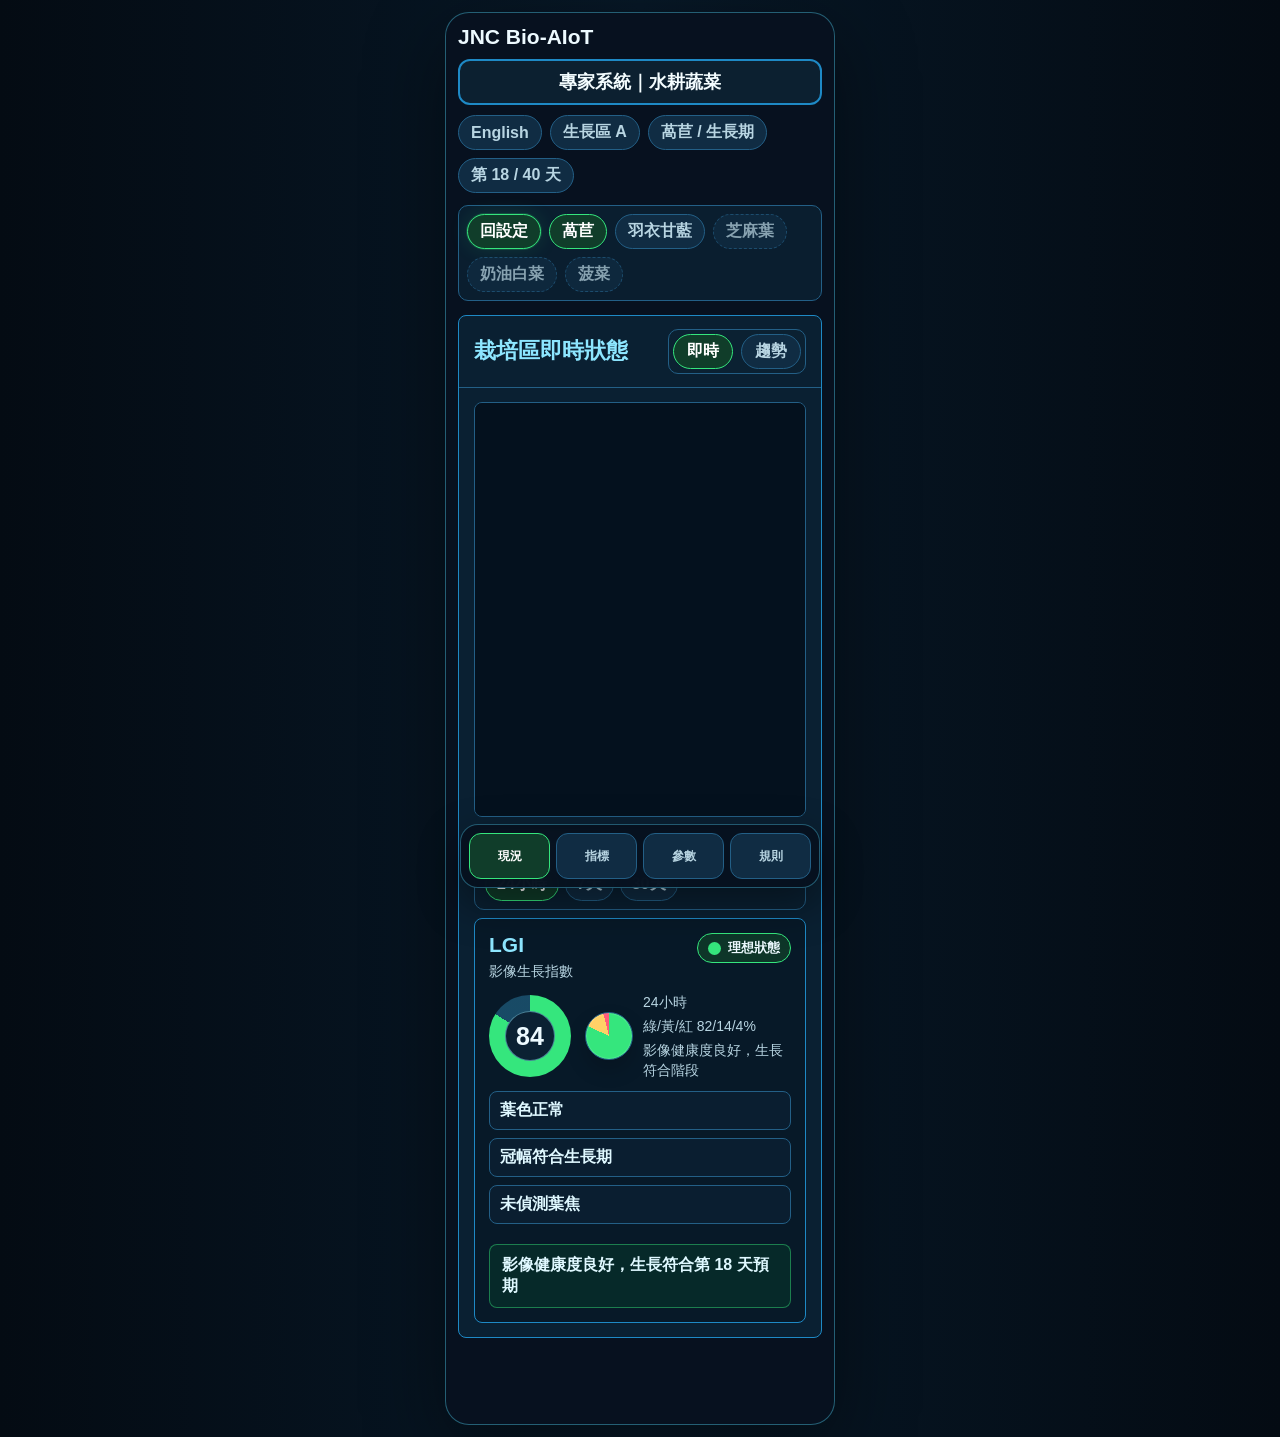
<file: lettuce/mobile/index.html>
<!doctype html>
<html lang="zh-Hant">
<head>
  <meta charset="utf-8">
  <meta name="viewport" content="width=device-width, initial-scale=1">
  <title>專家系統｜水耕蔬菜 - 概念 UI v1</title>
  <style>
    :root {
      --bg: #06111f;
      --panel: #0b2133;
      --panel2: #071827;
      --line: #1e89c5;
      --line-soft: #235f86;
      --text: #edfaff;
      --muted: #b8d5e2;
      --cyan: #55dcff;
      --green: #35e67d;
      --yellow: #ffd166;
      --red: #ff5b7a;
      --leaf: #87d957;
      --water: #45c7f4;
    }
    * { box-sizing: border-box; }
    body {
      margin: 0;
      min-height: 100vh;
      color: var(--text);
      background:
        radial-gradient(circle at 16% 0%, rgba(85, 220, 255, .14), transparent 28%),
        linear-gradient(180deg, #06111f 0%, #071827 100%);
      font-family: "Microsoft JhengHei", "Noto Sans TC", Arial, sans-serif;
    }
    body.splitConcept #deviceBtn { display: none; }
    body.mobilePreview { background: linear-gradient(90deg, #040b13, #071827, #040b13); }
    button { font: inherit; color: inherit; }
    .shell { width: min(1440px, 100%); margin: 0 auto; padding: 16px 18px 24px; }
    body.mobilePreview .shell {
      width: min(390px, calc(100% - 48px));
      min-height: calc(100vh - 24px);
      margin: 12px auto;
      padding: 12px 12px 86px;
      border: 1px solid rgba(85, 220, 255, .38);
      border-radius: 24px;
      background: #07111f;
      box-shadow: 0 24px 80px rgba(0, 0, 0, .42);
      overflow: hidden;
    }
    .top {
      display: grid;
      grid-template-columns: 230px minmax(420px, 1fr) 360px;
      gap: 14px;
      align-items: center;
      margin-bottom: 12px;
    }
    .brand { font-size: 27px; font-weight: 900; }
    .title {
      justify-self: center;
      width: min(760px, 100%);
      border: 2px solid var(--line);
      border-radius: 12px;
      padding: 10px 18px;
      color: #f4fdff;
      text-align: center;
      font-size: 24px;
      font-weight: 900;
      background: rgba(16, 43, 60, .6);
    }
    .meta { display: flex; justify-content: flex-end; gap: 8px; flex-wrap: wrap; }
    .pill, .seg button, .toolButton, .tab, .mobileTab {
      min-height: 34px;
      border: 1px solid var(--line-soft);
      border-radius: 999px;
      padding: 6px 12px;
      color: var(--muted);
      background: #102c43;
      font-weight: 800;
      white-space: nowrap;
    }
    .toolButton, .seg button, .tab, .mobileTab { cursor: pointer; }
    .toolButton.active, .seg button.active, .tab.active, .mobileTab.active {
      color: #fff;
      border-color: var(--green);
      background: #103d2a;
    }
    .seg button.placeholder {
      opacity: .72;
      border-style: dashed;
      cursor: default;
    }
    .seg .settingsShortcut {
      color: #fff;
      border-color: var(--green);
      background: #103d2a;
      box-shadow: 0 0 0 1px rgba(53, 230, 125, .18), 0 0 20px rgba(53, 230, 125, .14);
    }
    .seg {
      display: flex;
      flex-wrap: wrap;
      gap: 8px;
      padding: 8px;
      margin-bottom: 14px;
      border: 1px solid var(--line-soft);
      border-radius: 10px;
      background: rgba(11, 33, 51, .82);
      overflow: visible;
    }
    .viewSeg {
      flex: 0 0 auto;
      margin-bottom: 0;
      padding: 4px;
      overflow: visible;
      white-space: nowrap;
    }
    .viewSeg button {
      min-height: 34px;
      padding: 6px 13px;
    }
    .ratioToolbar {
      display: flex;
      justify-content: space-between;
      align-items: center;
      gap: 10px;
      margin-bottom: 14px;
      padding: 8px 10px;
      border: 1px solid var(--line-soft);
      border-radius: 10px;
      background: rgba(11, 33, 51, .62);
    }
    .ratioToolbar .muted { font-weight: 800; }
    .windowSwitch { display: flex; gap: 6px; overflow-x: auto; }
    .windowSwitch button { min-height: 32px; border: 1px solid var(--line-soft); border-radius: 999px; padding: 5px 11px; color: var(--muted); background: #102c43; font-weight: 800; white-space: nowrap; cursor: pointer; }
    .windowSwitch button.active { color: #fff; border-color: var(--green); background: #103d2a; }
    .grid { display: grid; gap: 14px; }
    .overview { grid-template-columns: repeat(3, minmax(0, 1fr)); }
    .main { grid-template-columns: 1fr; align-items: stretch; }
    .bottomGrid { grid-template-columns: minmax(0, 1fr) minmax(0, 1fr); align-items: start; margin-top: 14px; }
    .panel, .card {
      min-width: 0;
      border: 1px solid var(--line);
      border-radius: 8px;
      background: rgba(11, 33, 51, .95);
      overflow: hidden;
    }
    .card { padding: 14px; display: grid; gap: 12px; }
    .panelHead {
      display: flex;
      justify-content: space-between;
      gap: 12px;
      align-items: center;
      padding: 13px 15px;
      border-bottom: 1px solid var(--line-soft);
    }
    .panelHead h2 {
      min-width: 0;
      font-size: clamp(18px, 1.7vw, 24px);
      line-height: 1.2;
      white-space: nowrap;
    }
    .panelHead .light,
    .panelHead .pill {
      flex: 0 0 auto;
    }
    .panelBody { padding: 14px 15px; }
    h1, h2, h3, p { margin: 0; }
    h2, h3 { color: #8de6ff; letter-spacing: 0; }
    .muted { color: var(--muted); font-size: 14px; line-height: 1.45; }
    .indexCard .head, .paramCard .head {
      display: flex;
      justify-content: space-between;
      gap: 10px;
      align-items: flex-start;
    }
    .indexName { display: grid; gap: 4px; min-width: 0; }
    .indexName strong { color: #8de6ff; font-size: 21px; }
    .light {
      display: inline-flex;
      align-items: center;
      gap: 7px;
      width: fit-content;
      max-width: 100%;
      flex-shrink: 0;
      min-height: 30px;
      border: 1px solid var(--line-soft);
      border-radius: 999px;
      padding: 5px 10px;
      font-size: 13px;
      font-weight: 900;
    }
    .dot { width: 13px; height: 13px; border-radius: 50%; display: inline-block; background: var(--green); }
    .green { border-color: var(--green); background: rgba(16, 61, 42, .82); }
    .yellow { border-color: var(--yellow); background: rgba(66, 56, 27, .88); }
    .red { border-color: var(--red); background: rgba(61, 20, 34, .88); }
    .yellow .dot { background: var(--yellow); }
    .red .dot { background: var(--red); }
    .scoreRow { display: grid; grid-template-columns: 94px minmax(0, 1fr); gap: 14px; align-items: center; }
    .ring {
      --pct: 88%;
      --ring: var(--green);
      width: 94px;
      aspect-ratio: 1;
      border-radius: 50%;
      display: grid;
      place-items: center;
      position: relative;
      background: conic-gradient(var(--ring) var(--pct), rgba(25, 77, 105, .95) 0);
    }
    .ring::after {
      content: "";
      position: absolute;
      inset: 16px;
      border-radius: 50%;
      background: var(--panel);
      border: 1px solid rgba(141, 230, 255, .48);
    }
    .ring b { position: relative; z-index: 1; font-size: 30px; line-height: 1; }
    .ring.yellowRing { --ring: var(--yellow); }
    .ring.redRing { --ring: var(--red); }
    .ratio { display: grid; gap: 7px; }
    .ratioWrap {
      display: grid;
      grid-template-columns: 54px minmax(0, 1fr);
      gap: 10px;
      align-items: center;
    }
    .ratioPie {
      width: 54px;
      aspect-ratio: 1;
      border-radius: 50%;
      border: 1px solid var(--line-soft);
      background: conic-gradient(
        var(--green) 0deg var(--green-deg),
        var(--yellow) var(--green-deg) var(--yellow-deg),
        var(--red) var(--yellow-deg) 360deg
      );
      box-shadow: inset 0 0 0 1px rgba(255,255,255,.12), 0 10px 20px rgba(0,0,0,.18);
    }
    .ratioText {
      min-width: 0;
      display: grid;
      gap: 4px;
    }
    .paramGrid { grid-template-columns: repeat(5, minmax(0, 1fr)); }
    .liveReadings { display: grid; grid-template-columns: repeat(2, minmax(0, 1fr)); grid-template-rows: auto repeat(3, minmax(0, 1fr)); gap: 8px; align-content: stretch; height: 100%; }
    .paramCard {
      padding: 9px;
      display: grid;
      gap: 6px;
      align-content: center;
      background: var(--panel2);
      border: 1px solid var(--line-soft);
      border-radius: 8px;
    }
    .paramValue { font-size: 21px; font-weight: 900; color: #fff; line-height: 1; }
    .leafTempCard { grid-column: 1 / -1; align-content: start; gap: 8px; min-height: 132px; }
    .leafTempTop { display: grid; grid-template-columns: minmax(0, 1fr) auto; gap: 10px; align-items: start; }
    .leafTempBody { display: grid; grid-template-columns: minmax(230px, 1fr) 150px; gap: 10px; align-items: stretch; }
    .leafTempMain { display: grid; gap: 8px; min-width: 0; }
    .leafMeta { display: grid; gap: 3px; color: var(--muted); font-size: 12px; line-height: 1.35; }
    .measureRows { display: grid; grid-template-columns: repeat(2, minmax(0, 1fr)); gap: 6px; }
    .measureRow { display: grid; grid-template-columns: auto minmax(0, 1fr) auto; gap: 7px; align-items: center; min-width: 0; border: 1px solid rgba(85, 220, 255, .25); border-radius: 8px; padding: 6px; background: rgba(4, 17, 30, .42); font-size: 12px; }
    .measureRow strong { color: #fff; font-size: 14px; }
    .miniDot { width: 9px; height: 9px; border-radius: 50%; background: var(--green); box-shadow: 0 0 14px rgba(53,230,125,.34); }
    .miniDot.yellow { background: var(--yellow); box-shadow: 0 0 14px rgba(255,209,102,.34); }
    .miniDot.red { background: var(--red); box-shadow: 0 0 14px rgba(255,91,122,.34); }
    .thermalThumb { width: 52px; height: 36px; border-radius: 8px; border: 1px solid rgba(255, 209, 102, .48); background: radial-gradient(circle at 62% 42%, rgba(255,91,122,.95), transparent 24%), radial-gradient(circle at 38% 58%, rgba(255,209,102,.9), transparent 28%), linear-gradient(135deg, #11395d, #26765c 48%, #061827); box-shadow: inset 0 0 0 1px rgba(255,255,255,.12), 0 12px 22px rgba(0,0,0,.2); }
    .leafTempRatio { display: grid; grid-template-columns: 34px minmax(0, 1fr); gap: 8px; align-items: center; align-content: center; border: 1px solid rgba(85, 220, 255, .25); border-radius: 8px; padding: 8px; background: rgba(4,17,30,.35); }
    .leafTempRatio .ratioPie { width: 34px; }
    .chartGrid { grid-template-columns: repeat(2, minmax(0, 1fr)); }
    .chart {
      width: 100%;
      height: 230px;
      display: block;
      border: 1px solid var(--line-soft);
      border-radius: 8px;
      background: var(--panel2);
    }
    .chart.hidden { display: none; }
    .leafTempTrend { min-height: 230px; border: 1px solid var(--line-soft); border-radius: 8px; padding: 12px; background: var(--panel2); display: grid; gap: 10px; align-content: start; }
    .leafTempTrend.hidden { display: none; }
    .recordGrid { display: grid; grid-template-columns: repeat(2, minmax(0, 1fr)); gap: 8px; }
    .dotHistory { display: grid; grid-template-columns: repeat(7, minmax(0, 1fr)); gap: 6px; }
    .dayDot { display: grid; place-items: center; min-height: 34px; border: 1px solid rgba(85,220,255,.25); border-radius: 8px; background: rgba(4,17,30,.38); color: #dff8ff; font-size: 12px; font-weight: 800; }
    .cultivationLayout { display: grid; grid-template-columns: 320px 400px 420px; gap: 12px; align-items: stretch; justify-content: start; }
    .imageColumn { min-width: 0; display: flex; justify-content: flex-start; }
    .lgiColumn { min-width: 0; display: grid; gap: 8px; align-content: start; }
    .lgiRatioToolbar { margin-bottom: 0; }
    .lgiPanel { display: grid; gap: 10px; align-content: start; background: rgba(7, 24, 39, .86); }
    .lgiPanel .visionSummary { grid-template-columns: 1fr; margin-top: 0; }
    .scene {
      width: min(100%, 400px);
      height: auto;
      min-height: 0;
      aspect-ratio: 4 / 5;
      margin: 0;
      border: 1px solid var(--line-soft);
      border-radius: 8px;
      background: #04111e;
      position: relative;
      overflow: hidden;
    }
    .scanVideo {
      position: absolute;
      inset: 0;
      width: 100%;
      height: 100%;
      object-fit: contain;
      opacity: .96;
      filter: saturate(1.08) contrast(1.04);
    }
    .scanVideoFill {
      display: none;
      object-fit: contain;
      opacity: .38;
      filter: blur(24px) saturate(1.16) contrast(1.05);
      transform: scale(1.08);
    }
    .scanVideoMain {
      object-fit: contain;
      object-position: center;
      z-index: 1;
      filter: saturate(1.08) contrast(1.04)
        drop-shadow(0 0 24px rgba(69, 199, 244, .16));
    }
    .scene::after {
      content: "";
      position: absolute;
      z-index: 1;
      inset: 0;
      pointer-events: none;
      background:
        radial-gradient(circle at 50% 50%, transparent 55%, rgba(4, 17, 30, .28) 76%, rgba(4, 17, 30, .58) 100%),
        linear-gradient(90deg, rgba(4, 17, 30, .28), transparent 24%, transparent 76%, rgba(4, 17, 30, .28));
    }
    .node {
      position: absolute;
      z-index: 2;
      display: grid;
      gap: 3px;
      min-width: 106px;
      border: 1px solid rgba(85, 220, 255, .52);
      border-radius: 8px;
      padding: 7px 8px;
      color: var(--muted);
      background: rgba(11, 33, 51, .76);
      backdrop-filter: blur(7px);
      font-size: 12px;
    }
    .node strong { color: #fff; font-size: 15px; }
    .n1 { right: 132px; top: 96px; }
    .n2 { right: 18px; bottom: 92px; }
    .n3 { left: 18px; bottom: 92px; }
    .n4 { left: 18px; bottom: 24px; }
    .n5 { left: 50%; bottom: 24px; transform: translateX(-50%); }
    .sideList { display: grid; gap: 10px; }
    .visionSummary { display: grid; grid-template-columns: repeat(3, minmax(0, 1fr)); gap: 8px; margin-top: 10px; }
    .visionSummary span { border: 1px solid var(--line-soft); border-radius: 8px; padding: 8px 10px; color: #dff8ff; background: rgba(11, 33, 51, .78); font-weight: 800; }
    .growthFusionNote {
      margin-top: 10px;
      border: 1px solid rgba(53, 230, 125, .45);
      border-radius: 8px;
      padding: 10px 12px;
      color: #dff8ff;
      background: rgba(8, 63, 44, .44);
      font-weight: 800;
    }
    .trendToolbar {
      display: flex;
      justify-content: flex-end;
      align-items: center;
      gap: 10px;
      margin-bottom: 12px;
    }
    .trendSelectorGrid {
      display: grid;
      grid-template-columns: repeat(2, minmax(0, 1fr));
      gap: 14px;
      margin-bottom: 12px;
    }
    .trendSelectorGrid .trendToolbar { margin-bottom: 0; }
    .trendToolbar label { color: var(--muted); font-weight: 800; }
    .trendToolbar select {
      min-height: 36px;
      border: 1px solid var(--line-soft);
      border-radius: 999px;
      padding: 6px 14px;
      color: var(--text);
      background: #102c43;
      font: inherit;
      font-weight: 800;
    }
    .item {
      display: grid;
      gap: 4px;
      border: 1px solid var(--line-soft);
      border-radius: 8px;
      background: var(--panel2);
      padding: 10px;
    }
    .item strong { color: #fff; }
    .itemHead { display: flex; justify-content: space-between; align-items: center; gap: 8px; }
    .tier { border: 1px solid var(--line-soft); border-radius: 999px; padding: 4px 8px; color: #fff; font-size: 12px; font-weight: 900; white-space: nowrap; }
    .tier.observe { background: rgba(85, 220, 255, .16); }
    .tier.today { border-color: var(--yellow); background: rgba(255, 209, 102, .18); }
    .tier.now { border-color: var(--red); background: rgba(255, 91, 122, .18); }
    .deviceRow { display: grid; grid-template-columns: minmax(0, 1fr) auto; gap: 10px; align-items: center; border: 1px solid var(--line-soft); border-radius: 8px; padding: 10px; background: var(--panel2); }
    .deviceRow.on { border-color: var(--green); background: #0f3a2b; }
    .ruleGrid { grid-template-columns: 1fr; gap: 8px; }
    .ruleCard { display: grid; grid-template-columns: auto minmax(0, 1fr); gap: 10px; align-items: start; border: 1px solid var(--line-soft); border-radius: 8px; padding: 10px; background: var(--panel2); }
    .ruleCard.warn { border-color: var(--yellow); background: rgba(255, 209, 102, .12); }
    .ruleCard strong { color: #fff; display: block; margin-bottom: 3px; }
    .ruleBadge { display: grid; place-items: center; width: 28px; height: 28px; border-radius: 999px; border: 1px solid var(--line-soft); color: #fff; font-size: 12px; font-weight: 900; background: rgba(85, 220, 255, .12); }
    .ruleCard.warn .ruleBadge { border-color: var(--yellow); background: rgba(255, 209, 102, .2); }
    .mobileLiveAlerts { display: none !important; }
    .hidden { display: none !important; }
    .mobileOnlyPanel { display: none; margin-top: 14px; }
    .mobileTabs { display: none; }
    body.mobilePreview [data-mobile-panel] { display: none; }
    body.mobilePreview [data-mobile-panel].mobileActive { display: grid; }
    body.mobilePreview .panel.mobileActive { display: block; }
    body.mobilePreview .mobileOnlyPanel.mobileActive { display: block; }
    body.mobilePreview .mobileOnlyPanel .liveReadings { height: auto; }
    body.mobilePreview .cultivationLayout > .liveReadings { display: none; }
    body.mobilePreview .mobileLiveAlerts { display: grid !important; gap: 8px; }
    body.mobilePreview .bottomGrid .panelHead { display: flex; align-items: center; justify-content: space-between; align-content: flex-start; flex-wrap: wrap; gap: 8px; }
    body.mobilePreview[data-mobile-panel="rules"] .bottomGrid { grid-template-columns: 1fr; gap: 10px; width: 100%; }
    body.mobilePreview[data-mobile-panel="rules"] .bottomGrid .panelHead { min-height: 80px; padding: 12px; }
    body.mobilePreview[data-mobile-panel="rules"] .bottomGrid .panelHead h2 { flex: 1 0 100%; font-size: 20px; }
    body.mobilePreview[data-mobile-panel="rules"] #rulesTitle { font-size: 18px; white-space: nowrap; line-height: 1.2; }
    body.mobilePreview[data-mobile-panel="rules"] #rulesPill { min-height: 28px; padding: 4px 8px; font-size: 12px; }
    body.mobilePreview[data-mobile-panel="rules"] #alertCount { font-size: 12px; }
    body.mobilePreview[data-mobile-panel="rules"] .ruleGrid { gap: 10px; padding: 12px; }
    body.mobilePreview[data-mobile-panel="rules"] .ruleCard { grid-template-columns: 1fr; gap: 8px; padding: 12px; }
    body.mobilePreview[data-mobile-panel="rules"] .ruleBadge { width: max-content; min-width: 30px; height: 26px; padding: 0 8px; }
    body.mobilePreview[data-mobile-panel="rules"] .ruleCard strong { font-size: 18px; line-height: 1.25; margin-bottom: 4px; }
    body.mobilePreview[data-mobile-panel="rules"] .ruleCard .muted { font-size: 15px; line-height: 1.55; }
    body.mobilePreview .mobileTabs {
      position: fixed;
      left: 50%;
      bottom: 12px;
      z-index: 20;
      width: min(360px, calc(100% - 72px));
      transform: translateX(-50%);
      display: grid;
      grid-template-columns: repeat(4, 1fr);
      gap: 6px;
      padding: 8px;
      border: 1px solid rgba(85, 220, 255, .36);
      border-radius: 18px;
      background: rgba(7, 17, 31, .96);
      box-shadow: 0 16px 42px rgba(0, 0, 0, .42);
      backdrop-filter: blur(12px);
    }
    .mobileTab { min-height: 46px; border-radius: 12px; font-size: 12px; padding: 4px; }
    body.mobilePreview .top,
    body.mobilePreview .overview,
    body.mobilePreview .main,
    body.mobilePreview .chartGrid,
    body.mobilePreview .trendSelectorGrid,
    body.mobilePreview .ruleGrid { grid-template-columns: 1fr; }
    body.mobilePreview .top { gap: 10px; }
    body.mobilePreview .top > *, body.mobilePreview .panel, body.mobilePreview .card, body.mobilePreview .paramCard { min-width: 0; }
    body.mobilePreview .brand { font-size: 21px; }
    body.mobilePreview .title { font-size: 18px; padding: 9px 12px; }
    body.mobilePreview .meta { justify-content: flex-start; }
    body.mobilePreview .ratioToolbar { align-items: stretch; flex-direction: column; }
    body.mobilePreview .paramGrid, body.mobilePreview .liveReadings { grid-template-columns: 1fr; }
    body.mobilePreview .cultivationLayout { grid-template-columns: 1fr; }
    body.mobilePreview .imageColumn { order: 1; }
    body.mobilePreview .lgiColumn { order: 2; }
    body.mobilePreview .mobileLiveAlerts { order: 3; }
    body.mobilePreview .scoreRow { grid-template-columns: 82px 1fr; }
    body.mobilePreview .ring { width: 82px; }
    body.mobilePreview .ring b { font-size: 25px; }
    body.mobilePreview .ratioWrap { grid-template-columns: 48px minmax(0, 1fr); }
    body.mobilePreview .ratioPie { width: 48px; }
    body.mobilePreview .leafTempBody { grid-template-columns: 1fr; }
    body.mobilePreview .leafTempRatio { grid-template-columns: 46px minmax(0, 1fr); column-gap: 14px; width: 100%; }
    body.mobilePreview .leafTempRatio .ratioPie { width: 46px; }
    body.mobilePreview .leafTempTrend .measureRow {
      grid-template-columns: auto minmax(0, 1fr);
      gap: 4px 6px;
      align-items: start;
    }
    body.mobilePreview .leafTempTrend .measureRow .light {
      grid-column: 1 / -1;
      justify-self: start;
      min-height: 24px;
      padding: 3px 7px;
      font-size: 11px;
      line-height: 1;
    }
    body.mobilePreview .leafTempTrend .measureRow .dot { width: 8px; height: 8px; }
    body.mobilePreview .scene { height: auto; min-height: 0; aspect-ratio: 4 / 5; }
    body.mobilePreview .node { min-width: 96px; font-size: 12px; padding: 7px; }
    body.mobilePreview .node strong { font-size: 14px; }
    body.mobilePreview .n1 { right: 14px; top: 96px; }
    body.mobilePreview .n4 { left: 14px; bottom: 86px; }
    body.mobilePreview .n5 { left: 50%; bottom: 18px; }
    body.mobilePreview .visionSummary { grid-template-columns: 1fr; }
    @media (max-width: 1120px) {
      .top, .overview, .main, .bottomGrid, .cultivationLayout, .chartGrid, .trendSelectorGrid, .ruleGrid { grid-template-columns: 1fr; }
      body.mobilePreview[data-mobile-panel="rules"] .bottomGrid { grid-template-columns: 1fr; }
      .top > *, .panel, .card, .paramCard, .ratioToolbar { min-width: 0; }
      .paramGrid { grid-template-columns: repeat(2, minmax(0, 1fr)); }
      .meta { justify-content: flex-start; }
      .ratioToolbar { flex-wrap: wrap; gap: 8px; }
      .scene { height: auto; min-height: 0; aspect-ratio: 4 / 5; }
    }
    @media (max-width: 640px) {
      .shell { padding: 12px; overflow-x: hidden; }
      .windowSwitch { flex-wrap: wrap; }
      .leafTempBody { grid-template-columns: 1fr; }
      .pill, .seg button, .toolButton, .tab, .mobileTab { padding-left: 10px; padding-right: 10px; }
      .light { font-size: 12px; padding-left: 8px; padding-right: 8px; }
      .title { font-size: 19px; }
      .indexCard .head, .paramCard .head { display: grid; grid-template-columns: 1fr; justify-items: start; }
      .brand { font-size: 22px; }
      .paramGrid { grid-template-columns: 1fr; }
      .scene { height: auto; min-height: 0; aspect-ratio: 4 / 5; }
    }
  </style>
</head>
<body class="splitConcept mobilePreview">
  <main class="shell">
    <header class="top">
      <div class="brand">JNC Bio-AIoT</div>
      <h1 class="title" id="title"></h1>
      <div class="meta">
        <button class="toolButton" id="langBtn" type="button"></button>
        <button class="toolButton" id="deviceBtn" type="button"></button>
        <span class="pill" id="zonePill"></span>
        <span class="pill" id="cropPill"></span>
        <span class="pill" id="dapPill"></span>
      </div>
    </header>

    <nav class="seg" aria-label="crop and page mode">
      <button class="settingsShortcut" id="settingsBtn" type="button"></button>
      <button class="active" type="button" data-crop="lettuce"></button>
      <button type="button" data-crop="kale"></button>
      <button class="placeholder" type="button" data-placeholder-crop="arugula" aria-disabled="true"></button>
      <button class="placeholder" type="button" data-placeholder-crop="bokchoy" aria-disabled="true"></button>
      <button class="placeholder" type="button" data-placeholder-crop="spinach" aria-disabled="true"></button>
    </nav>

    <div class="ratioToolbar indicesRatioToolbar" data-mobile-panel="indices">
      <span class="muted ratioWindowLabel"></span>
      <div class="windowSwitch" aria-label="light ratio time window">
        <button class="active" type="button" data-ratio-window="24hr"></button>
        <button type="button" data-ratio-window="7d"></button>
        <button type="button" data-ratio-window="30d"></button>
      </div>
    </div>

    <section class="grid overview" id="indices" data-mobile-panel="indices"></section>

    <section class="grid main mobileActive" style="margin-top:14px;" data-mobile-panel="livePanel">
      <article class="panel">
        <div class="panelHead">
          <h2 id="sceneTitle"></h2>
          <div class="seg viewSeg" aria-label="live and trend view">
            <button class="active" type="button" data-view="live"></button>
            <button type="button" data-view="trend"></button>
          </div>
        </div>
        <div class="panelBody" id="liveView">
          <div class="cultivationLayout">
            <div class="lgiColumn">
              <div class="ratioToolbar lgiRatioToolbar">
                <span class="muted ratioWindowLabel"></span>
                <div class="windowSwitch" aria-label="light ratio time window">
                  <button class="active" type="button" data-ratio-window="24hr"></button>
                  <button type="button" data-ratio-window="7d"></button>
                  <button type="button" data-ratio-window="30d"></button>
                </div>
              </div>
              <article class="card indexCard lgiPanel" id="lgiCard"></article>
            </div>
            <div class="imageColumn">
              <div class="scene" id="scene">
                <video class="scanVideo scanVideoFill" id="scanVideoFill" autoplay muted loop playsinline preload="metadata" aria-hidden="true"></video>
                <video class="scanVideo scanVideoMain" id="scanVideo" autoplay muted loop playsinline preload="metadata"></video>
              </div>
            </div>
            <div class="liveReadings" id="liveReadings"></div>
          </div>
        </div>
        <div class="panelBody hidden" id="trendView">
          <div class="trendSelectorGrid">
            <div class="trendToolbar">
              <label for="paramTrendSelect" id="paramTrendLabel"></label>
              <select id="paramTrendSelect">
                <option value="EC">EC</option>
                <option value="pH">pH</option>
                <option value="DO">DO</option>
                <option value="VPD">VPD</option>
                <option value="DLI">DLI</option>
                <option value="leafTemp"></option>
              </select>
            </div>
            <div class="trendToolbar">
              <label for="indexTrendSelect" id="indexTrendLabel"></label>
              <select id="indexTrendSelect">
                <option value="RHI">RHI</option>
                <option value="PMI">PMI</option>
                <option value="DLI-CR">DLI-CR</option>
                <option value="LGI">LGI</option>
              </select>
            </div>
          </div>
          <div class="grid chartGrid">
            <section class="leafTempTrend hidden" id="leafTempTrend"></section>
            <canvas class="chart" data-chart="param"></canvas>
            <canvas class="chart" data-chart="index"></canvas>
          </div>
        </div>
      </article>
    </section>

    <section class="panel mobileOnlyPanel" data-mobile-panel="params">
      <div class="panelHead"><h2 id="mobileParamsTitle"></h2></div>
      <div class="panelBody liveReadings" id="mobileReadings"></div>
    </section>

    <section class="grid bottomGrid" data-mobile-panel="rules">
      <section class="panel">
        <div class="panelHead"><h2 id="rulesTitle"></h2><span class="pill" id="rulesPill"></span></div>
        <div class="panelBody grid ruleGrid" id="rules"></div>
      </section>
      <section class="panel">
        <div class="panelHead"><h2 id="alertTitle"></h2><span class="light yellow"><i class="dot"></i><span id="alertCount"></span></span></div>
        <div class="panelBody sideList" id="alerts"></div>
      </section>
    </section>

    <nav class="mobileTabs">
      <button class="mobileTab active" type="button" data-mobile-tab="livePanel"></button>
      <button class="mobileTab" type="button" data-mobile-tab="indices"></button>
      <button class="mobileTab" type="button" data-mobile-tab="params"></button>
      <button class="mobileTab" type="button" data-mobile-tab="rules"></button>
    </nav>
  </main>

  <script>
    (function () {
      var lang = "zh";
      var cropKey = "lettuce";
      var view = "live";
      var ratioWindow = "24hr";
      var mobilePanel = "livePanel";
      var selectedParamTrend = "EC";
      var selectedIndexTrend = "RHI";
      var i18n = {
        zh: {
          title: "專家系統｜水耕蔬菜",
          lang: "English",
          mobile: "手機 UI",
          desktop: "桌機 UI",
          settings: "回設定",
          lettuce: "萵苣",
          kale: "羽衣甘藍",
          arugula: "芝麻葉",
          bokchoy: "奶油白菜",
          spinach: "菠菜",
          lettuceMode: "萵苣",
          kaleMode: "羽衣甘藍",
          live: "即時",
          trend: "趨勢",
          indexTrend: "整合指標",
          zone: "生長區 A",
          stage: "生長期",
          paramTitle: "參數即時讀值",
          mobileParamsTitle: "參數即時讀值",
          threshold: "已套用客戶門檻：EC / VPD",
          sceneTitle: "栽培區即時狀態",
          alertTitle: "警報與處置",
          rulesTitle: "專家規則摘要",
          rulesPill: "依栽培結果呈現",
          waterNode: "水溫 / DO",
          green: "綠燈",
          yellow: "黃燈",
          red: "紅燈",
          statusIdeal: "理想狀態",
          statusWarning: "警戒狀態",
          statusDanger: "危險狀態",
          ratioWindowLabel: "燈號占比時間",
          window24hr: "24小時",
          window7d: "7天",
          window30d: "30天",
          ratioSuffix: "占比：",
          ratioLights: "綠/黃/紅",
          rhiSub: "根域環境指數",
          pmiSub: "光合微氣候指數",
          dliSub: "日累積光照達標率",
          lgiSub: "影像生長指數",
          ok: "穩定",
          warn: "注意",
          ecAdvice: "EC 穩定，維持目前養液濃度",
          phAdvice: "pH 穩定，暫不需酸鹼修正",
          doAdvice: "溶氧充足，維持循環與曝氣",
          vpdAdvice: "VPD 略低，注意冠層蒸散",
          dliAdvice: "今日光量接近目標，持續追蹤",
          rhiAdvice: "根域吸收條件穩定",
          pmiAdvice: "濕度偏高，優先維持空氣流動",
          dliWarn: "預估日終略低，建議小幅補光",
          lgiOk: "影像健康度良好，生長符合階段",
          growthFusionNote: "影像健康度良好，生長符合第 {day} 天預期",
          alertDli: "建立 LED PWM 控制請求，需確認熱負荷。",
          alertTipburn: "VPD 偏高但影像未偵測心葉異常，安排追蹤。",
          alertKale: "捲曲度略低但 DLI 已達標，不增加 LED。",
          alertCountText: "2 件待處置",
          lettuceAlertTitle: "葉焦風險追蹤",
          kaleAlertTitle: "葉形發展提醒",
          tierObserve: "持續觀察",
          tierToday: "今日巡檢",
          tierNow: "立即處理",
          fan: "循環風扇",
          fog: "微霧",
          led: "LED 補光",
          rule1: "DLI 預估不足",
          rule2: "根域環境穩定",
          rule3: "影像資料有效",
          rule1Text: "補光前先檢查 VPD 與溫度。",
          rule2Text: "EC、pH、DO、水溫皆在可接受狀態。",
          rule3Text: "最新影像可信度 0.91，資料品質正常。",
          visionLettuce1: "葉色正常",
          visionLettuce2: "冠幅符合生長期",
          visionLettuce3: "未偵測葉焦",
          visionKale1: "葉色穩定",
          visionKale2: "葉形發展略慢",
          visionKale3: "未見明顯蟲害",
          tabIndex: "指標",
          tabParam: "參數",
          tabLive: "現況",
          tabRules: "規則",
          ideal: "理想",
          realtime: "即時",
          forecast: "預測",
          leafTempLabel: "葉面溫度",
          latestMeasurement: "最近量測",
          validUntil: "有效至",
          todayRecords: "今日量測紀錄",
          sevenDayRecords: "近 7 天量測",
          countRatio: "量測次數占比",
          thermalImage: "熱影像",
          measuredAt: "今日 {time} 量測",
          noCurve: "每日 11:00 / 14:00 量測紀錄",
          missing: "待量測",
          expired: "資料過期",
          leafTempAdviceHot: "葉溫偏高，暫緩提高補光",
          leafTempAdviceOk: "葉溫有效，可依 DLI 補光",
          leafTempDliHot: "DLI 不足但葉溫偏高，先暫緩增光。",
          leafTempDliOk: "DLI 條件正常，葉溫證據有效。",
          leafTempRuleHot: "補光前先確認葉溫；目前建議先降熱負荷。",
          leafTempRuleOk: "葉溫量測有效，補光策略可維持小幅調整。"
        },
        en: {
          title: "Expert System | Hydroponic Vegetables",
          lang: "中文",
          mobile: "Mobile UI",
          desktop: "Desktop UI",
          settings: "Settings",
          lettuce: "Lettuce",
          kale: "Kale",
          arugula: "Arugula",
          bokchoy: "Baby bok choy",
          spinach: "Spinach",
          lettuceMode: "Lettuce",
          kaleMode: "Kale",
          live: "Live",
          trend: "Trend",
          indexTrend: "Integrated Index",
          zone: "Zone A",
          stage: "Vegetative",
          paramTitle: "Live Parameter Readings",
          mobileParamsTitle: "Live Parameter Readings",
          threshold: "Customer thresholds applied: EC / VPD",
          sceneTitle: "Cultivation Zone Live State",
          alertTitle: "Alerts and Actions",
          rulesTitle: "Expert Rule Summary",
          rulesPill: "Cultivation conclusions",
          waterNode: "Water temp / DO",
          green: "Green",
          yellow: "Yellow",
          red: "Red",
          statusIdeal: "Ideal",
          statusWarning: "Warning",
          statusDanger: "Danger",
          ratioWindowLabel: "Light ratio window",
          window24hr: "24hr",
          window7d: "7d",
          window30d: "30d",
          ratioSuffix: "ratio:",
          ratioLights: "G/Y/R",
          rhiSub: "Root-zone Health",
          pmiSub: "Microclimate",
          dliSub: "Light Completion",
          lgiSub: "Vision Growth Index",
          ok: "Stable",
          warn: "Caution",
          ecAdvice: "EC is stable; keep nutrient strength",
          phAdvice: "pH is stable; no dosing needed",
          doAdvice: "DO is sufficient; keep circulation",
          vpdAdvice: "VPD is slightly low; watch transpiration",
          dliAdvice: "Daily light is near target; keep tracking",
          rhiAdvice: "Root-zone uptake is stable",
          pmiAdvice: "Humidity is high; maintain airflow",
          dliWarn: "Projected day-end DLI is low; small supplement advised",
          lgiOk: "Vision health is good; growth matches stage",
          growthFusionNote: "Vision health is good; growth matches day {day} expectation",
          alertDli: "Create LED PWM request; verify heat load.",
          alertTipburn: "VPD is high; no visible tipburn yet, schedule follow-up.",
          alertKale: "Frilliness is low but DLI met; do not increase LED.",
          alertCountText: "2 actions",
          lettuceAlertTitle: "Tipburn follow-up",
          kaleAlertTitle: "Leaf-shape reminder",
          tierObserve: "Observe",
          tierToday: "Inspect today",
          tierNow: "Act now",
          fan: "Circulation fan",
          fog: "Fogging",
          led: "LED light",
          rule1: "DLI shortfall projected",
          rule2: "Root-zone stable",
          rule3: "Vision data valid",
          rule1Text: "Check VPD and temperature before lighting.",
          rule2Text: "EC, pH, DO and water temp are acceptable.",
          rule3Text: "Latest image confidence 0.91; no degraded mode.",
          visionLettuce1: "Leaf color normal",
          visionLettuce2: "Canopy matches stage",
          visionLettuce3: "No tipburn detected",
          visionKale1: "Leaf color stable",
          visionKale2: "Leaf shape slightly slow",
          visionKale3: "No clear pest damage",
          tabIndex: "Index",
          tabParam: "Params",
          tabLive: "Live",
          tabRules: "Rules",
          ideal: "Ideal",
          realtime: "Realtime",
          forecast: "Forecast",
          leafTempLabel: "Leaf temperature",
          latestMeasurement: "Latest measurement",
          validUntil: "Valid until",
          todayRecords: "Today's records",
          sevenDayRecords: "Last 7 days",
          countRatio: "Measurement count ratio",
          thermalImage: "Thermal image",
          measuredAt: "Measured today {time}",
          noCurve: "11:00 / 14:00 measurement records",
          missing: "Due",
          expired: "Expired",
          leafTempAdviceHot: "Leaf temperature is high; defer extra lighting",
          leafTempAdviceOk: "Leaf temperature valid; DLI lighting allowed",
          leafTempDliHot: "DLI is short but leaf temperature is high; defer lighting increase.",
          leafTempDliOk: "DLI condition is normal; leaf-temperature evidence is valid.",
          leafTempRuleHot: "Confirm leaf temperature before lighting; reduce heat load first.",
          leafTempRuleOk: "Leaf-temperature reading is valid; keep small lighting adjustments."
        }
      };
      var crops = {
        lettuce: {
          color: "lettuce",
          dap: 18,
          index: { RHI: 87, PMI: 72, "DLI-CR": 68, LGI: 84 },
          ratios: {
            "24hr": { RHI: [76,18,6], PMI: [52,38,10], "DLI-CR": [61,33,6], LGI: [82,14,4] },
            "7d": { RHI: [81,15,4], PMI: [60,31,9], "DLI-CR": [68,26,6], LGI: [79,16,5] },
            "30d": { RHI: [84,13,3], PMI: [66,27,7], "DLI-CR": [73,22,5], LGI: [82,14,4] }
          },
          params: [
            ["EC", "1.45", "mS/cm", 92, "custom"],
            ["pH", "5.92", "", 91, "template"],
            ["DO", "6.8", "mg/L", 86, "template"],
            ["VPD", "1.34", "kPa", 72, "custom"],
            ["DLI", "9.8", "mol", 68, "template"]
          ],
          leafTemp: {
            value: "25.9", unit: "°C", score: 72, measuredAt: "14:06", validUntil: "16:06", thermal: true,
            ratios: { "24hr": [50,50,0], "7d": [57,36,7], "30d": [64,30,6] },
            records: [
              { slot: "11:00", value: "24.1", score: 84, status: "valid", thermal: false },
              { slot: "14:00", value: "25.9", score: 72, status: "valid", thermal: true }
            ],
            history: ["23.8", "24.4", "25.2", "24.7", "26.1", "25.5", "25.9"],
            pmiNoteKey: "leafTempAdviceHot", dliAlertKey: "leafTempDliHot", ruleTextKey: "leafTempRuleHot"
          },
          scene: { vpd: "1.34 / 58%", co2: "642 ppm", ec: "1.45", ph: "5.92", water: "21.6 / 6.8" },
          video: "../pics/萵苣掃描.mp4",
          visionKeys: ["visionLettuce1", "visionLettuce2", "visionLettuce3"],
          alertType: "lettuce"
        },
        kale: {
          color: "kale",
          dap: 18,
          index: { RHI: 89, PMI: 79, "DLI-CR": 86, LGI: 76 },
          ratios: {
            "24hr": { RHI: [82,14,4], PMI: [68,27,5], "DLI-CR": [84,13,3], LGI: [58,34,8] },
            "7d": { RHI: [85,12,3], PMI: [72,23,5], "DLI-CR": [82,15,3], LGI: [64,29,7] },
            "30d": { RHI: [88,10,2], PMI: [76,20,4], "DLI-CR": [80,17,3], LGI: [69,25,6] }
          },
          params: [
            ["EC", "1.72", "mS/cm", 88, "custom"],
            ["pH", "5.86", "", 93, "template"],
            ["DO", "6.5", "mg/L", 84, "template"],
            ["VPD", "0.74", "kPa", 79, "custom"],
            ["DLI", "13.4", "mol", 86, "template"]
          ],
          leafTemp: {
            value: "23.4", unit: "°C", score: 86, measuredAt: "14:04", validUntil: "16:04", thermal: true,
            ratios: { "24hr": [100,0,0], "7d": [86,14,0], "30d": [82,16,2] },
            records: [
              { slot: "11:00", value: "22.8", score: 90, status: "valid", thermal: false },
              { slot: "14:00", value: "23.4", score: 86, status: "valid", thermal: true }
            ],
            history: ["22.6", "23.0", "23.2", "22.9", "23.5", "23.1", "23.4"],
            pmiNoteKey: "leafTempAdviceOk", dliAlertKey: "leafTempDliOk", ruleTextKey: "leafTempRuleOk"
          },
          scene: { vpd: "0.74 / 78%", co2: "610 ppm", ec: "1.72", ph: "5.86", water: "21.1 / 6.5" },
          video: "../pics/羽衣甘藍掃描.mp4",
          visionKeys: ["visionKale1", "visionKale2", "visionKale3"],
          alertType: "kale"
        }
      };
      function txt(key) { return i18n[lang][key]; }
      function dayText(day) { return lang === "zh" ? "第 " + day + " / 40 天" : "DAP " + day + " / 40"; }
      function ratioWindowText(key) { return key === "7d" ? txt("window7d") : key === "30d" ? txt("window30d") : txt("window24hr"); }
      function light(score) { return score < 60 ? "red" : score < 80 ? "yellow" : "green"; }
      function lightText(score) { return score < 60 ? txt("statusDanger") : score < 80 ? txt("statusWarning") : txt("statusIdeal"); }
      function ringClass(score) { return score < 60 ? "redRing" : score < 80 ? "yellowRing" : ""; }
      function indexSub(code) { return code === "RHI" ? txt("rhiSub") : code === "PMI" ? txt("pmiSub") : code === "DLI-CR" ? txt("dliSub") : txt("lgiSub"); }
      function render() {
        var crop = crops[cropKey];
        document.documentElement.lang = lang === "zh" ? "zh-Hant" : "en";
        document.title = txt("title");
        document.getElementById("title").textContent = txt("title");
        document.getElementById("langBtn").textContent = txt("lang");
        document.getElementById("deviceBtn").textContent = document.body.classList.contains("mobilePreview") ? txt("desktop") : txt("mobile");
        document.getElementById("settingsBtn").textContent = txt("settings");
        document.getElementById("zonePill").textContent = txt("zone");
        document.getElementById("cropPill").textContent = txt(cropKey) + " / " + txt("stage");
        document.getElementById("dapPill").textContent = dayText(crop.dap);
        document.querySelector("[data-crop='lettuce']").textContent = txt("lettuceMode");
        document.querySelector("[data-crop='kale']").textContent = txt("kaleMode");
        document.querySelector("[data-placeholder-crop='arugula']").textContent = txt("arugula");
        document.querySelector("[data-placeholder-crop='bokchoy']").textContent = txt("bokchoy");
        document.querySelector("[data-placeholder-crop='spinach']").textContent = txt("spinach");
        document.querySelector("[data-view='live']").textContent = txt("live");
        document.querySelector("[data-view='trend']").textContent = txt("trend");
        document.querySelectorAll(".ratioWindowLabel").forEach(function(el){ el.textContent = txt("ratioWindowLabel"); });
        document.querySelectorAll("[data-ratio-window='24hr']").forEach(function(b){ b.textContent = txt("window24hr"); });
        document.querySelectorAll("[data-ratio-window='7d']").forEach(function(b){ b.textContent = txt("window7d"); });
        document.querySelectorAll("[data-ratio-window='30d']").forEach(function(b){ b.textContent = txt("window30d"); });
        document.querySelectorAll("[data-ratio-window]").forEach(function(b){ b.classList.toggle("active", b.dataset.ratioWindow === ratioWindow); });
        document.getElementById("sceneTitle").textContent = txt("sceneTitle");
        document.getElementById("paramTrendLabel").textContent = lang === "zh" ? "參數" : "Parameter";
        document.getElementById("indexTrendLabel").textContent = txt("indexTrend");
        document.querySelector("#paramTrendSelect option[value='leafTemp']").textContent = txt("leafTempLabel");
        document.getElementById("paramTrendSelect").value = selectedParamTrend;
        document.getElementById("indexTrendSelect").value = selectedIndexTrend;
        var alertTitleEl = document.getElementById("alertTitle");
        if (alertTitleEl) alertTitleEl.textContent = txt("alertTitle");
        document.getElementById("mobileParamsTitle").textContent = txt("mobileParamsTitle");
        document.getElementById("rulesTitle").textContent = txt("rulesTitle");
        document.getElementById("rulesPill").textContent = txt("rulesPill");
        document.querySelector("[data-mobile-tab='livePanel']").textContent = txt("tabLive");
        document.querySelector("[data-mobile-tab='indices']").textContent = txt("tabIndex");
        document.querySelector("[data-mobile-tab='params']").textContent = txt("tabParam");
        document.querySelector("[data-mobile-tab='rules']").textContent = txt("tabRules");
        document.getElementById("indices").innerHTML = ["RHI","PMI","DLI-CR"].map(function(code) {
          var score = crop.index[code];
          var l = light(score);
          var ratio = crop.ratios[ratioWindow][code];
          var greenDeg = ratio[0] * 3.6;
          var yellowDeg = (ratio[0] + ratio[1]) * 3.6;
          var sub = indexSub(code);
          var note = code === "RHI" ? txt("rhiAdvice") : code === "PMI" ? txt(crop.leafTemp.pmiNoteKey) : code === "DLI-CR" ? txt("dliWarn") : txt("lgiOk");
          return '<article class="card indexCard"><div class="head"><div class="indexName"><strong>' + code + '</strong><span class="muted">' + sub + '</span></div><span class="light ' + l + '"><i class="dot"></i>' + lightText(score) + '</span></div><div class="scoreRow"><div class="ring ' + ringClass(score) + '" style="--pct:' + score + '%"><b>' + score + '</b></div><div class="ratio"><div class="ratioWrap"><div class="ratioPie" style="--green-deg:' + greenDeg + 'deg; --yellow-deg:' + yellowDeg + 'deg"></div><div class="ratioText"><span class="muted">' + ratioWindowText(ratioWindow) + '</span><span class="muted">' + txt("ratioLights") + ' ' + ratio.join("/") + '%</span><span class="muted">' + note + '</span></div></div></div></div></article>';
        }).join("");
        var readingsHtml = renderLiveReadings(crop);
        document.getElementById("liveReadings").innerHTML = readingsHtml;
        document.getElementById("mobileReadings").innerHTML = readingsHtml;
        document.getElementById("scene").classList.toggle("kale", cropKey === "kale");
        var scanVideo = document.getElementById("scanVideo");
        var scanVideoFill = document.getElementById("scanVideoFill");
        if (scanVideo.getAttribute("src") !== crop.video) {
          scanVideo.setAttribute("src", crop.video);
          scanVideo.load();
          scanVideo.play().catch(function(){});
        }
        if (scanVideoFill.getAttribute("src") !== crop.video) {
          scanVideoFill.setAttribute("src", crop.video);
          scanVideoFill.load();
          scanVideoFill.play().catch(function(){});
        }
        var lgiScore = crop.index.LGI;
        var lgiLight = light(lgiScore);
        var lgiRatio = crop.ratios[ratioWindow].LGI;
        var lgiGreenDeg = lgiRatio[0] * 3.6;
        var lgiYellowDeg = (lgiRatio[0] + lgiRatio[1]) * 3.6;
        document.getElementById("lgiCard").innerHTML = '<div class="head"><div class="indexName"><strong>LGI</strong><span class="muted">' + txt("lgiSub") + '</span></div><span class="light ' + lgiLight + '"><i class="dot"></i>' + lightText(lgiScore) + '</span></div><div class="scoreRow"><div class="ring ' + ringClass(lgiScore) + '" style="--pct:' + lgiScore + '%"><b>' + lgiScore + '</b></div><div class="ratio"><div class="ratioWrap"><div class="ratioPie" style="--green-deg:' + lgiGreenDeg + 'deg; --yellow-deg:' + lgiYellowDeg + 'deg"></div><div class="ratioText"><span class="muted">' + ratioWindowText(ratioWindow) + '</span><span class="muted">' + txt("ratioLights") + ' ' + lgiRatio.join("/") + '%</span><span class="muted">' + txt("lgiOk") + '</span></div></div></div></div><div class="visionSummary">' + crop.visionKeys.map(function(key) {
          return '<span>' + txt(key) + '</span>';
        }).join("") + '</div><div class="growthFusionNote">' + txt("growthFusionNote").replace("{day}", crop.dap) + '</div>';
        var secondAlert = crop.alertType === "kale" ? txt("alertKale") : txt("alertTipburn");
        var secondAlertTitle = crop.alertType === "kale" ? txt("kaleAlertTitle") : txt("lettuceAlertTitle");
        var alertsHtml =
          '<div class="item"><div class="itemHead"><strong>' + txt("rule1") + '</strong><span class="tier today">' + txt("tierToday") + '</span></div><span class="muted">' + txt(crop.leafTemp.dliAlertKey) + '</span></div>' +
          '<div class="item"><div class="itemHead"><strong>' + secondAlertTitle + '</strong><span class="tier observe">' + txt("tierObserve") + '</span></div><span class="muted">' + secondAlert + '</span></div>' +
          '<div class="deviceRow on"><strong>' + txt("fan") + '</strong><span class="pill">ON</span></div>' +
          '<div class="deviceRow"><strong>' + txt("fog") + '</strong><span class="pill">OFF</span></div>' +
          '<div class="deviceRow on"><strong>' + txt("led") + '</strong><span class="pill">PWM ' + (cropKey === "kale" ? "42%" : "58%") + '</span></div>';
        var alertCountEl = document.getElementById("alertCount");
        if (alertCountEl) alertCountEl.textContent = txt("alertCountText");
        var alertsEl = document.getElementById("alerts");
        if (alertsEl) alertsEl.innerHTML = alertsHtml;
        var mobileLiveAlertsEl = document.getElementById("mobileLiveAlerts");
        if (mobileLiveAlertsEl) mobileLiveAlertsEl.innerHTML = '<div class="mobileAlertTitle"><strong>' + txt("alertTitle") + '</strong><span class="light yellow"><i class="dot"></i>' + txt("alertCountText") + '</span></div>' + alertsHtml;
        document.getElementById("rules").innerHTML =
          '<div class="ruleCard warn"><span class="ruleBadge">01</span><div><strong>' + txt("rule1") + '</strong><span class="muted">' + txt(crop.leafTemp.ruleTextKey) + '</span></div></div>' +
          '<div class="ruleCard"><span class="ruleBadge">02</span><div><strong>' + txt("rule2") + '</strong><span class="muted">' + txt("rule2Text") + '</span></div></div>' +
          '<div class="ruleCard"><span class="ruleBadge">03</span><div><strong>' + txt("rule3") + '</strong><span class="muted">' + txt("rule3Text") + '</span></div></div>';
        document.getElementById("liveView").classList.toggle("hidden", view !== "live");
        document.getElementById("trendView").classList.toggle("hidden", view !== "trend");
        drawAll();
      }

      function renderLiveReadings(crop) {
        return renderLeafTempCard(crop) + crop.params.slice(0, 4).map(function(p) {
          var l = light(p[3]);
          return '<article class="paramCard"><div class="head"><h3>' + p[0] + '</h3><span class="light ' + l + '"><i class="dot"></i>' + lightText(p[3]) + '</span></div><div class="paramValue">' + p[1] + ' <span class="muted">' + p[2] + '</span></div></article>';
        }).join("") + '<article class="paramCard"><div class="head"><h3>CO2</h3><span class="light green"><i class="dot"></i>' + txt("statusIdeal") + '</span></div><div class="paramValue">' + crop.scene.co2 + '</div></article><article class="paramCard"><div class="head"><h3>' + txt("waterNode") + '</h3></div><div class="paramValue">' + crop.scene.water + '</div></article>';
      }

      function renderLeafTempCard(crop) {
        var lt = crop.leafTemp;
        var l = light(lt.score);
        var ratio = lt.ratios[ratioWindow];
        var greenDeg = ratio[0] * 3.6;
        var yellowDeg = (ratio[0] + ratio[1]) * 3.6;
        var rows = lt.records.map(function(r) {
          var rl = light(r.score);
          var thermal = r.thermal ? '<span class="muted">' + txt("thermalImage") + '</span>' : '<span class="muted">--</span>';
          return '<div class="measureRow"><span>' + r.slot + '</span><strong>' + r.value + lt.unit + '</strong><span class="miniDot ' + (rl === "green" ? "" : rl) + '"></span>' + thermal + '</div>';
        }).join("");
        return '<article class="paramCard leafTempCard"><div class="leafTempBody"><div class="leafTempMain"><div class="leafTempTop"><div><div class="head"><h3>' + txt("leafTempLabel") + '</h3><span class="light ' + l + '"><i class="dot"></i>' + lightText(lt.score) + '</span></div><div class="paramValue">' + lt.value + ' <span class="muted">' + lt.unit + '</span></div><div class="leafMeta"><span>' + txt("measuredAt").replace("{time}", lt.measuredAt) + '</span><span>' + txt("validUntil") + ' ' + lt.validUntil + '</span></div></div><div class="thermalThumb" title="' + txt("thermalImage") + '"></div></div><div class="measureRows">' + rows + '</div></div><div class="leafTempRatio"><div class="ratioPie" style="--green-deg:' + greenDeg + 'deg; --yellow-deg:' + yellowDeg + 'deg"></div><div class="ratioText"><span class="muted">' + ratioWindowText(ratioWindow) + ' ' + txt("countRatio") + '</span><span class="muted">' + txt("ratioLights") + ' ' + ratio.join("/") + '%</span></div></div></div></article>';
      }

      function renderLeafTempTrend() {
        var crop = crops[cropKey];
        var lt = crop.leafTemp;
        var ratio = lt.ratios[ratioWindow];
        var greenDeg = ratio[0] * 3.6;
        var yellowDeg = (ratio[0] + ratio[1]) * 3.6;
        var records = lt.records.map(function(r) {
          var rl = light(r.score);
          return '<div class="measureRow"><span>' + r.slot + '</span><strong>' + r.value + lt.unit + '</strong><span class="light ' + rl + '"><i class="dot"></i>' + lightText(r.score) + '</span></div>';
        }).join("");
        var history = lt.history.map(function(v, i) {
          return '<div class="dayDot">D-' + (6 - i) + '<br>' + v + '</div>';
        }).join("");
        document.getElementById("leafTempTrend").innerHTML = '<div class="head"><div><h3>' + txt("leafTempLabel") + '</h3><span class="muted">' + txt("noCurve") + '</span></div><span class="light ' + light(lt.score) + '"><i class="dot"></i>' + lightText(lt.score) + '</span></div><div class="recordGrid">' + records + '</div><span class="muted">' + txt("latestMeasurement") + ' ' + lt.value + lt.unit + ' / ' + txt("validUntil") + ' ' + lt.validUntil + '</span><strong>' + txt("sevenDayRecords") + '</strong><div class="dotHistory">' + history + '</div>';
      }

      function drawChart(canvas, title, unit, ideal, real, forecast) {
        var rect = canvas.getBoundingClientRect();
        if (!rect.width || !rect.height) return;
        var dpr = window.devicePixelRatio || 1;
        canvas.width = rect.width * dpr;
        canvas.height = rect.height * dpr;
        var ctx = canvas.getContext("2d");
        ctx.scale(dpr, dpr);
        var w = rect.width, h = rect.height;
        var m = { l: 42, r: 18, t: 28, b: 30 };
        var pw = w - m.l - m.r, ph = h - m.t - m.b;
        var all = ideal.concat(real).concat(forecast);
        var min = Math.min.apply(null, all) - 2;
        var max = Math.max.apply(null, all) + 2;
        if (unit === "mS/cm") { min = 0.8; max = 2.2; }
        if (unit === "score") { min = 50; max = 100; }
        ctx.fillStyle = "#071827"; ctx.fillRect(0, 0, w, h);
        ctx.fillStyle = "rgba(53,230,125,.09)"; ctx.fillRect(m.l, m.t, pw, ph * .32);
        ctx.fillStyle = "rgba(255,209,102,.08)"; ctx.fillRect(m.l, m.t + ph * .32, pw, ph * .26);
        ctx.fillStyle = "rgba(255,91,122,.08)"; ctx.fillRect(m.l, m.t + ph * .58, pw, ph * .42);
        ctx.strokeStyle = "#1d3d54";
        [0,.25,.5,.75,1].forEach(function(p){ ctx.beginPath(); ctx.moveTo(m.l, m.t + ph * p); ctx.lineTo(m.l + pw, m.t + ph * p); ctx.stroke(); });
        function y(v) { return m.t + ph * (1 - (v - min) / (max - min)); }
        function line(arr, color, dash, offset) {
          ctx.save(); ctx.strokeStyle = color; ctx.lineWidth = 3; ctx.lineCap = "round"; ctx.lineJoin = "round"; ctx.setLineDash(dash || []); ctx.beginPath();
          arr.forEach(function(v, i){ var x = m.l + pw * (i + (offset || 0)) / 7; if (i === 0) ctx.moveTo(x, y(v)); else ctx.lineTo(x, y(v)); });
          ctx.stroke(); ctx.restore();
        }
        line(ideal, "#55dcff", [7, 6], 0);
        line(real, "#35e67d", [], 0);
        line(forecast, "#ffd166", [3, 5], 4);
        ctx.fillStyle = "#edfaff"; ctx.font = "14px Microsoft JhengHei, Arial"; ctx.fillText(title, 14, 19);
        ctx.font = "12px Microsoft JhengHei, Arial";
        ctx.fillStyle = "#55dcff"; ctx.fillText(txt("ideal"), w - 142, 19);
        ctx.fillStyle = "#35e67d"; ctx.fillText(txt("realtime"), w - 96, 19);
        ctx.fillStyle = "#ffd166"; ctx.fillText(txt("forecast"), w - 48, 19);
      }
      function drawAll() {
        var crop = crops[cropKey];
        var leafSelected = selectedParamTrend === "leafTemp";
        var leafTrend = document.getElementById("leafTempTrend");
        leafTrend.classList.toggle("hidden", !leafSelected);
        if (leafSelected) {
          renderLeafTempTrend();
        }
        document.querySelectorAll("[data-chart]").forEach(function(canvas) {
          if (canvas.dataset.chart === "param") {
            canvas.classList.toggle("hidden", leafSelected);
            if (!leafSelected) {
              var paramSeries = paramTrendSeries(cropKey, selectedParamTrend);
              drawChart(canvas, paramSeries.label + " " + txt("ideal") + " / " + txt("realtime") + " / " + txt("forecast"), paramSeries.unit, paramSeries.ideal, paramSeries.real, paramSeries.pred);
            }
          } else {
            var series = indexTrendSeries(cropKey, selectedIndexTrend);
            drawChart(canvas, selectedIndexTrend + " " + txt("ideal") + " / " + txt("realtime") + " / " + txt("forecast"), "score", series.ideal, series.real, series.pred);
          }
        });
      }
      function paramTrendSeries(crop, code) {
        var data = {
          lettuce: {
            EC: { label: "EC", unit: "mS/cm", ideal: [1.4,1.4,1.45,1.5,1.5], real: [1.32,1.38,1.45,1.48,1.45], pred: [1.47,1.5,1.54] },
            pH: { label: "pH", unit: "", ideal: [5.8,5.8,5.9,6.0,6.0], real: [5.76,5.84,5.92,5.96,5.92], pred: [5.94,5.96,5.98] },
            DO: { label: "DO", unit: "mg/L", ideal: [6.8,6.8,7.0,7.0,7.0], real: [6.4,6.6,6.8,6.9,6.8], pred: [6.85,6.92,7.0] },
            VPD: { label: "VPD", unit: "kPa", ideal: [1.1,1.15,1.2,1.2,1.2], real: [1.18,1.25,1.34,1.36,1.34], pred: [1.32,1.3,1.28] },
            DLI: { label: "DLI", unit: "mol", ideal: [12,12,12,12,12], real: [7.2,8.1,9.0,9.8,9.8], pred: [10.4,11.2,12.0] }
          },
          kale: {
            EC: { label: "EC", unit: "mS/cm", ideal: [1.7,1.75,1.8,1.8,1.82], real: [1.62,1.68,1.72,1.75,1.72], pred: [1.74,1.76,1.78] },
            pH: { label: "pH", unit: "", ideal: [5.8,5.8,5.9,6.0,6.0], real: [5.82,5.84,5.86,5.88,5.86], pred: [5.88,5.9,5.92] },
            DO: { label: "DO", unit: "mg/L", ideal: [6.8,6.8,7.0,7.0,7.0], real: [6.1,6.3,6.5,6.6,6.5], pred: [6.55,6.65,6.75] },
            VPD: { label: "VPD", unit: "kPa", ideal: [1.0,1.05,1.1,1.1,1.1], real: [0.68,0.7,0.74,0.76,0.74], pred: [0.76,0.8,0.84] },
            DLI: { label: "DLI", unit: "mol", ideal: [13,13,13,13,13], real: [10.2,11.4,12.5,13.4,13.4], pred: [13.2,13.0,12.8] }
          }
        };
        return (data[crop] && data[crop][code]) || data.lettuce.EC;
      }
      function indexTrendSeries(crop, code) {
        var data = {
          lettuce: {
            RHI: { ideal: [90,90,90,90,90], real: [82,84,86,87,87], pred: [88,86,84] },
            PMI: { ideal: [88,88,88,88,88], real: [76,74,72,72,73], pred: [74,75,77] },
            "DLI-CR": { ideal: [85,85,85,85,85], real: [62,65,67,68,68], pred: [70,73,76] },
            LGI: { ideal: [86,86,86,86,86], real: [78,80,82,84,84], pred: [85,86,87] }
          },
          kale: {
            RHI: { ideal: [90,90,90,90,90], real: [82,84,87,89,89], pred: [88,87,86] },
            PMI: { ideal: [88,88,88,88,88], real: [72,75,78,79,79], pred: [80,81,82] },
            "DLI-CR": { ideal: [85,85,85,85,85], real: [78,81,84,86,86], pred: [86,86,87] },
            LGI: { ideal: [86,86,86,86,86], real: [70,73,75,76,76], pred: [78,80,82] }
          }
        };
        return (data[crop] && data[crop][code]) || data.lettuce.RHI;
      }
      function setMobilePanel(panel) {
        mobilePanel = panel;
        document.body.dataset.mobilePanel = panel;
        document.querySelectorAll("[data-mobile-panel]").forEach(function(el) {
          el.classList.toggle("mobileActive", (el.dataset.mobilePanel || "").split(/\s+/).indexOf(panel) >= 0);
        });
        document.querySelectorAll("[data-mobile-tab]").forEach(function(btn) {
          btn.classList.toggle("active", btn.dataset.mobileTab === panel);
        });
        setTimeout(drawAll, 0);
      }
      document.querySelectorAll("[data-crop]").forEach(function(btn) {
        btn.addEventListener("click", function() {
          cropKey = btn.dataset.crop;
          document.querySelectorAll("[data-crop]").forEach(function(b){ b.classList.toggle("active", b === btn); });
          render();
        });
      });
      document.querySelectorAll("[data-view]").forEach(function(btn) {
        btn.addEventListener("click", function() {
          view = btn.dataset.view;
          document.querySelectorAll("[data-view]").forEach(function(b){ b.classList.toggle("active", b === btn); });
          render();
        });
      });
      document.querySelectorAll("[data-ratio-window]").forEach(function(btn) {
        btn.addEventListener("click", function() {
          ratioWindow = btn.dataset.ratioWindow;
          render();
        });
      });
      document.getElementById("langBtn").addEventListener("click", function() {
        lang = lang === "zh" ? "en" : "zh";
        render();
      });
      document.getElementById("deviceBtn").addEventListener("click", function() {
        var enabled = document.body.classList.toggle("mobilePreview");
        this.classList.toggle("active", enabled);
        setMobilePanel(mobilePanel);
        render();
      });
      document.getElementById("paramTrendSelect").addEventListener("change", function() {
        selectedParamTrend = this.value || "EC";
        drawAll();
      });
      document.getElementById("indexTrendSelect").addEventListener("change", function() {
        selectedIndexTrend = this.value || "RHI";
        drawAll();
      });
      document.getElementById("settingsBtn").addEventListener("click", function() {
        if (window.parent && window.parent !== window) {
          window.parent.postMessage({ type: "AIOT_NAVIGATE", page: "settings" }, "*");
          try { window.parent.location.hash = "page=settings"; } catch (error) {}
        } else {
          window.location.href = "../settings-page.html?v=20260805-lettuce-demo-2";
        }
      });
      document.querySelectorAll("[data-mobile-tab]").forEach(function(btn) {
        btn.addEventListener("click", function(){ setMobilePanel(btn.dataset.mobileTab); });
      });
      window.addEventListener("resize", drawAll);
      render();
      setMobilePanel(mobilePanel);
    })();
  </script>
</body>
</html>
</file>
